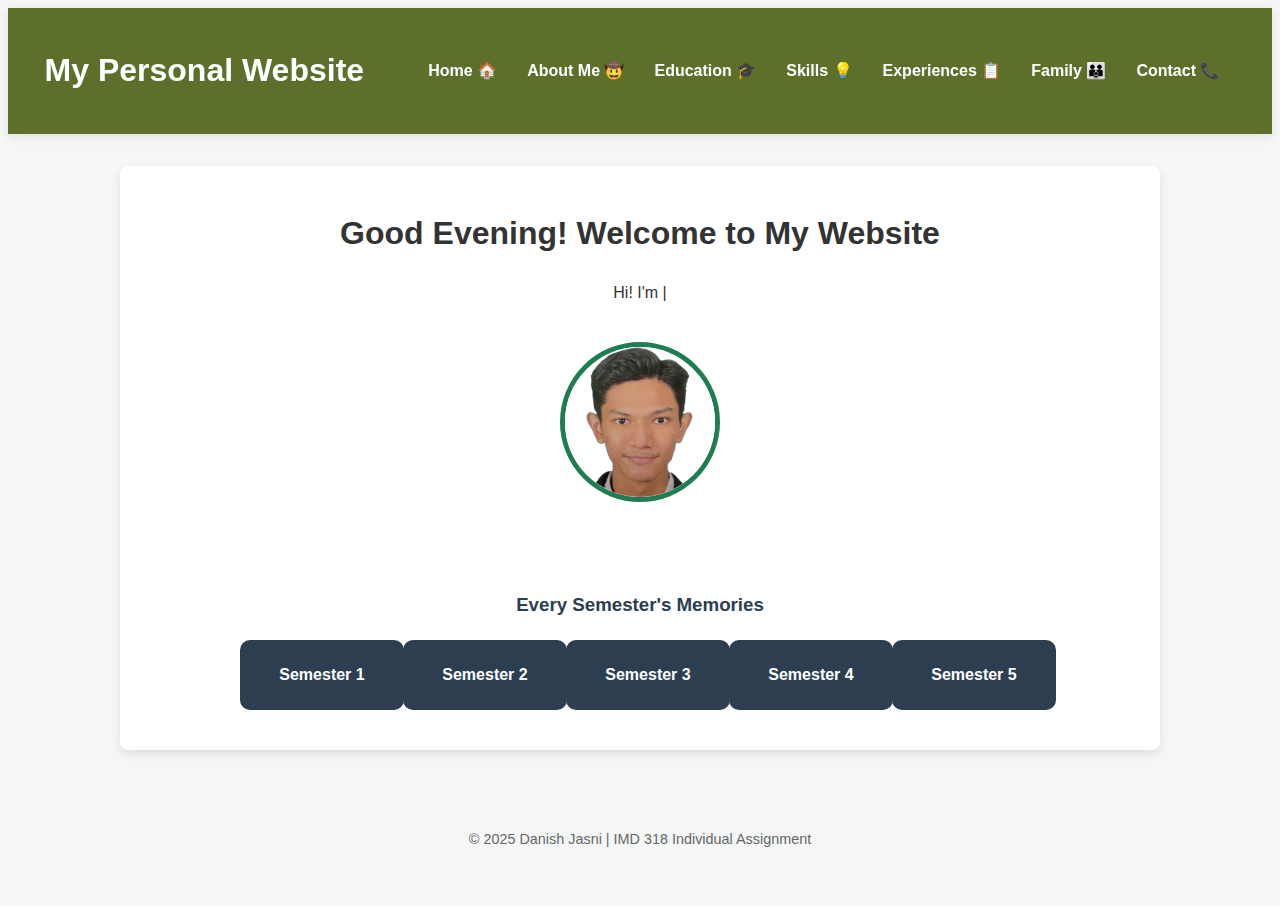
<file: Index.html>
<html>
<head>
    <meta charset="UTF-8">
    <meta name="viewport" content="width=device-width, initial-scale=1.0">
    <title>Personal Website | Home</title>
    <link rel="stylesheet" href="style.css">
</head>
<body>

    <header>
        <nav>
            <h1><div class="logo">My Personal Website</div></h1>
            <ul>
                <li><a href="index.html">Home &#127968;</a></li>
                <li><a href="About Me.html">About Me &#129312;</a></li>
                <li><a href="Education.html">Education &#127891;</a></li>
                <li><a href="Skills.html">Skills &#128161;</a></li>
                <li><a href="Experiences.html">Experiences &#128203;</a></li>
                <li><a href="My Family.html">Family &#128106;</a></li>
                <li><a href="Contact.html">Contact &#128222;</a></li>
            </ul>
        </nav>
    </header>

    <main>
        <section class="hero">
            <h1 id="greeting">Welcome to My Personal Website</h1>
            
            <p id="typewriter-text"></p>
            
            <img src="photos/formal.png" alt="My Profile Picture" class="profile-img">

            <div class="semester-container">
                <h3>Every Semester's Memories</h3>
                <div class="semester-grid">
                    <a href="sem1.html" class="sem-box">Semester 1</a>
                    <a href="sem2.html" class="sem-box">Semester 2</a>
                    <a href="sem3.html" class="sem-box">Semester 3</a>
                    <a href="sem4.html" class="sem-box">Semester 4</a>
                    <a href="sem5.html" class="sem-box">Semester 5</a>
                </div>
            </div>
        </section>
    </main>

    <footer>
        <p>&copy; 2025 Danish Jasni | IMD 318 Individual Assignment</p>
    </footer>
<script src ="JS.js"></script>
</body>
</html>
</file>
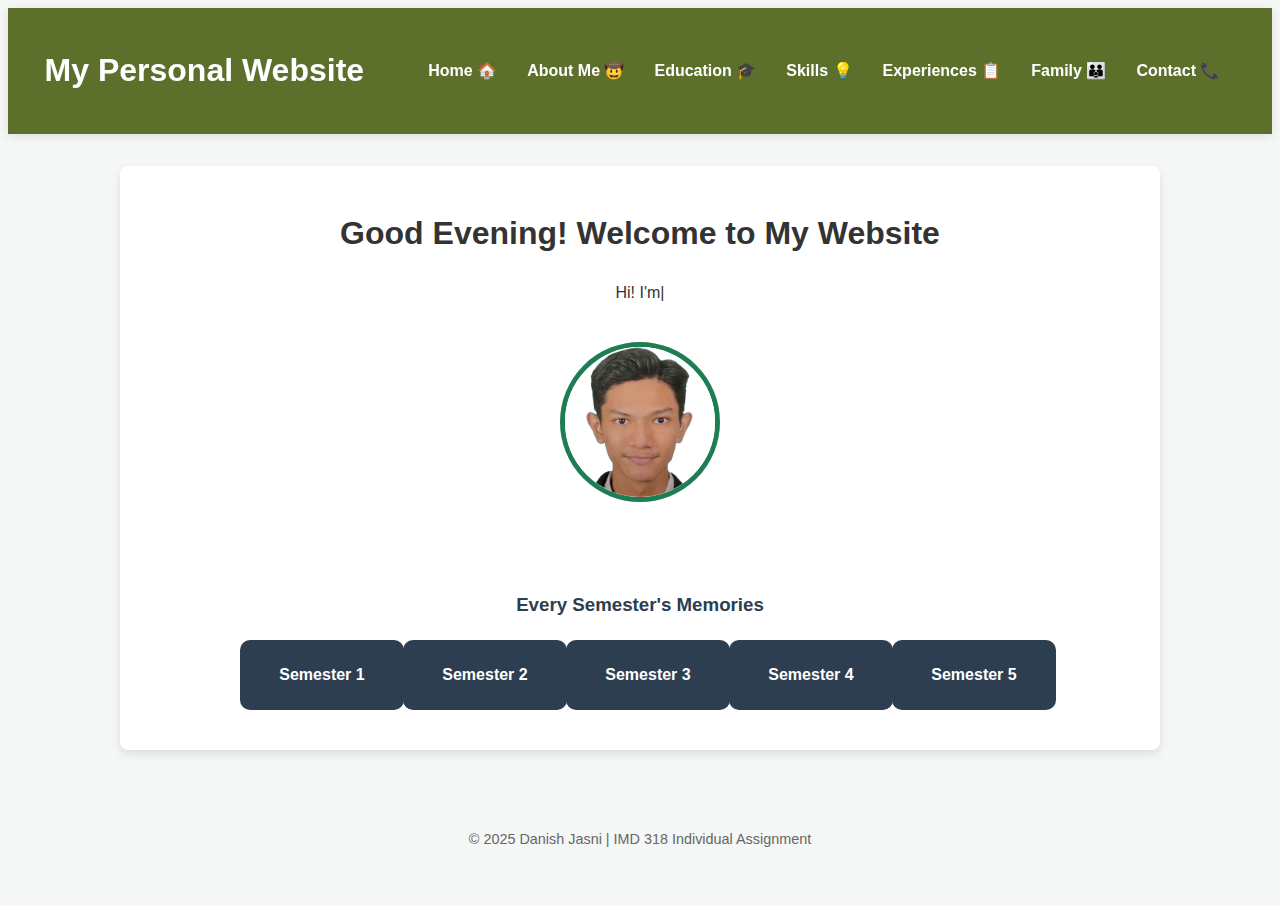
<file: index.html>
<html>
<head>
    <meta charset="UTF-8">
    <meta name="viewport" content="width=device-width, initial-scale=1.0">
    <title>Personal Website | Home</title>
    <link rel="stylesheet" href="style.css">
</head>
<body>

    <header>
        <nav>
            <h1><div class="logo">My Personal Website</div></h1>
            <ul>
                <li><a href="index.html">Home &#127968;</a></li>
                <li><a href="about me.html">About Me &#129312;</a></li>
                <li><a href="education.html">Education &#127891;</a></li>
                <li><a href="skills.html">Skills &#128161;</a></li>
                <li><a href="experiences.html">Experiences &#128203;</a></li>
                <li><a href="my family.html">Family &#128106;</a></li>
                <li><a href="contact.html">Contact &#128222;</a></li>
            </ul>
        </nav>
    </header>

    <main>
        <section class="hero">
            <h1 id="greeting">Welcome to My Personal Website</h1>
            
            <p id="typewriter-text"></p>
            
            <img src="photos/formal.png" alt="My Profile Picture" class="profile-img">

            <div class="semester-container">
                <h3>Every Semester's Memories</h3>
                <div class="semester-grid">
                    <a href="sem1.html" class="sem-box">Semester 1</a>
                    <a href="sem2.html" class="sem-box">Semester 2</a>
                    <a href="sem3.html" class="sem-box">Semester 3</a>
                    <a href="sem4.html" class="sem-box">Semester 4</a>
                    <a href="sem5.html" class="sem-box">Semester 5</a>
                </div>
            </div>
        </section>
    </main>

    <footer>
        <p>&copy; 2025 Danish Jasni | IMD 318 Individual Assignment</p>
    </footer>
<script src ="JS.js"></script>
</body>
</html>
</file>
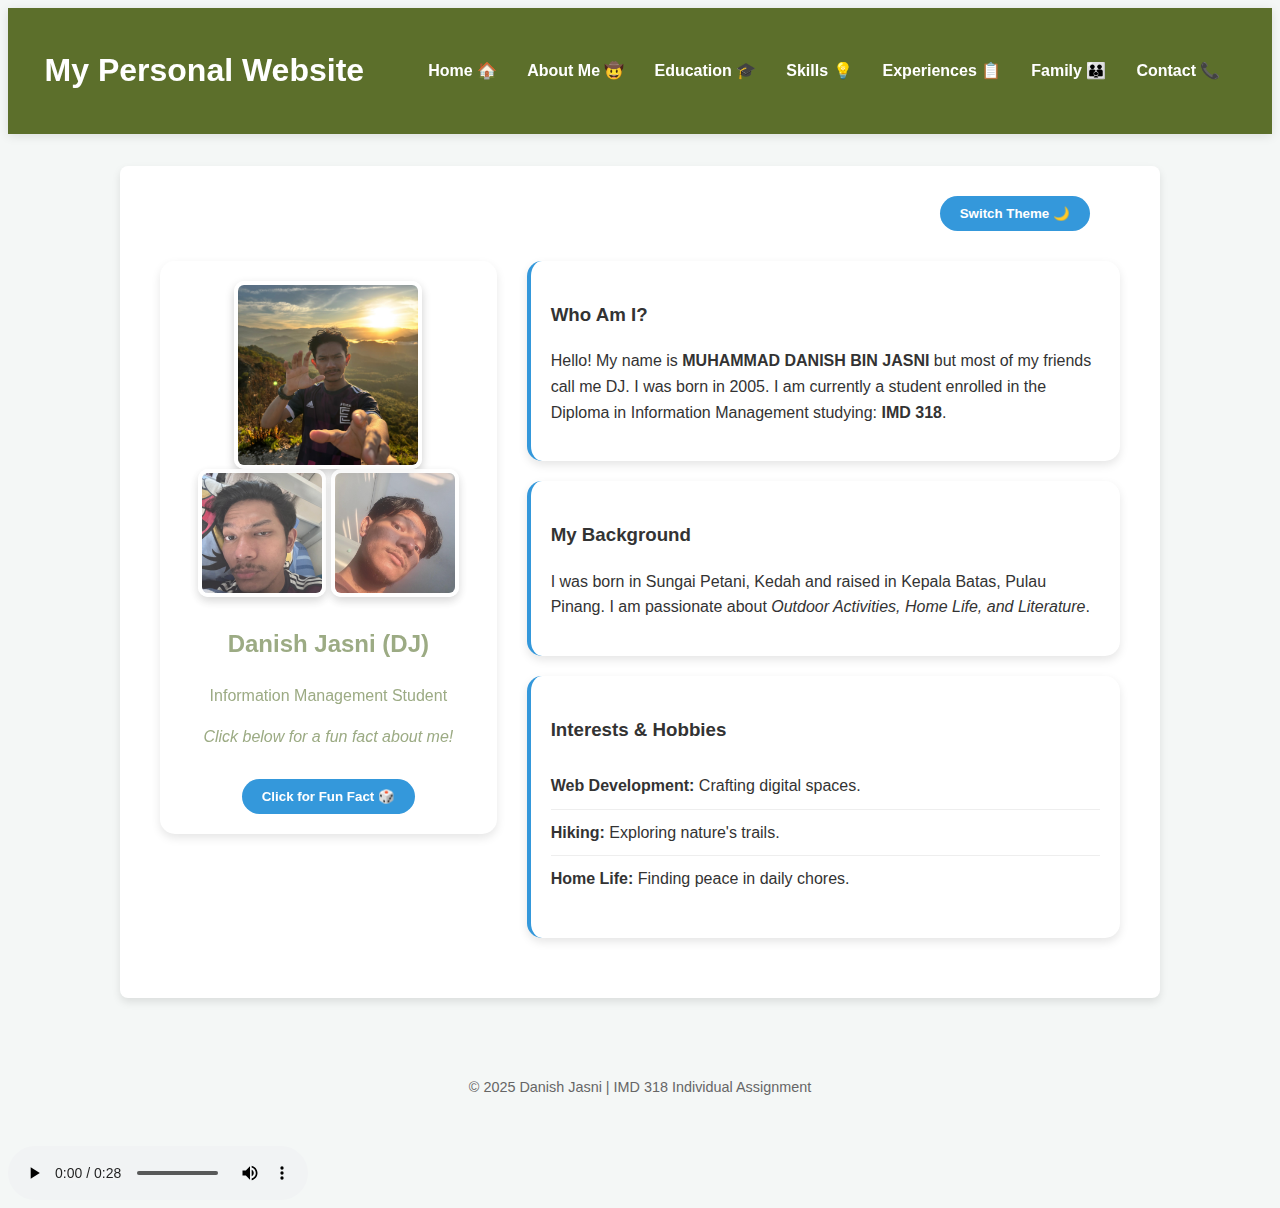
<file: About Me.html>
<html>
<head>
    <meta charset="UTF-8">
    <meta name="viewport" content="width=device-width, initial-scale=1.0">
    <title>About Me | My Personal Website</title>
    <link rel="stylesheet" href="style.css">
</head>
<body id="about-page">

    <header>
        <nav>
            <h1><div class="logo">My Personal Website</div></h1>
            <ul>
                <li><a href="Index.html">Home &#127968;</a></li>
                <li><a href="About Me.html">About Me &#129312;</a></li>
                <li><a href="Education.html">Education &#127891;</a></li>
                <li><a href="Skills.html">Skills &#128161;</a></li>
                <li><a href="Experiences.html">Experiences &#128203;</a></li>
                <li><a href="My Family.html">Family &#128106;</a></li>
                <li><a href="Contact.html">Contact &#128222;</a></li>
            </ul>
        </nav>
    </header>

    <main>
        <div style="text-align: right; padding: 10px 50px;">
            <button onclick="toggleTheme()" class="theme-btn">Switch Theme &#127769;</button>
        </div>

        <section class="about-section">
            <div class="about-container">
                <div class="profile-card">
                    <div class="photo-gallery">
                        <img src="photos/Me.jpeg" alt="Danish 1" class="about-img main-img">
                        <div class="extra-photos">
                            <img src="photos/Me.1.jpeg" alt="Danish 2" class="about-img extra-img">
                            <img src="photos/Me.2.jpeg" alt="Danish 3" class="about-img extra-img">
                        </div>
                    </div>
                    <h2>Danish Jasni (DJ)</h2>
                    <p class="tagline">Information Management Student</p>
                    
                    <div class="fun-fact-box">
                        <p id="fact-text">Click below for a fun fact about me!</p>
                        <button onclick="generateFact()" class="fact-btn">Click for Fun Fact &#127922;</button>
                    </div>
                </div>

                <div class="about-content">
                    <div class="content-box" onclick="highlightBox(this)">
                        <h3>Who Am I?</h3>
                        <p>Hello! My name is <strong>MUHAMMAD DANISH BIN JASNI</strong> but most of my friends call me DJ. I was born in 2005. I am currently a student enrolled in the Diploma in Information Management studying: <strong>IMD 318</strong>.</p>
                    </div>
                    
                    <div class="content-box" onclick="highlightBox(this)">
                        <h3>My Background</h3>
                        <p>I was born in Sungai Petani, Kedah and raised in Kepala Batas, Pulau Pinang. I am passionate about <i>Outdoor Activities, Home Life, and Literature</i>.</p>
                    </div>

                    <div class="content-box" onclick="highlightBox(this)">
                        <h3>Interests & Hobbies</h3>
                        <ul class="hobby-list">
                            <li><strong>Web Development:</strong> Crafting digital spaces.</li>
                            <li><strong>Hiking:</strong> Exploring nature's trails.</li>
                            <li><strong>Home Life:</strong> Finding peace in daily chores.</li>
                        </ul>
                    </div>
                </div>
            </div>
        </section>
    </main>

    <footer>
        <p>&copy; 2025 Danish Jasni | IMD 318 Individual Assignment</p>
    </footer>
    
    <audio id="background-audio" autoplay loop controls>
        <source src="Songs/Chess.m4a" type="audio/mpeg">
    </audio>
<script src ="JS.js"></script>
</body>
</html>
</file>
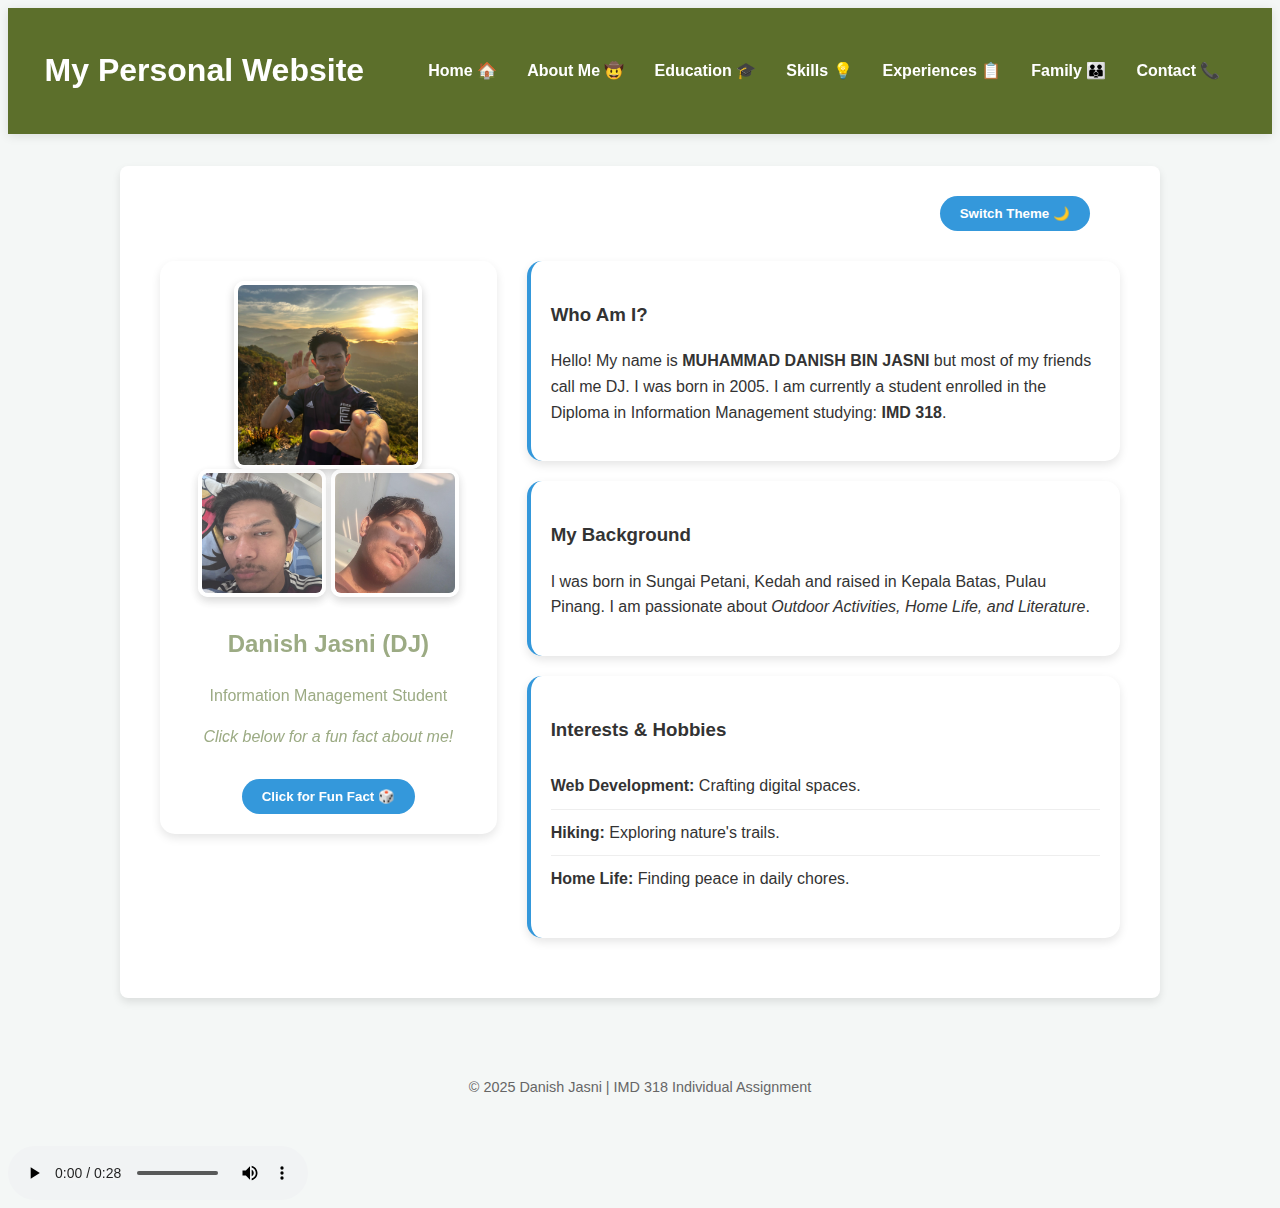
<file: about me.html>
<html>
<head>
    <meta charset="UTF-8">
    <meta name="viewport" content="width=device-width, initial-scale=1.0">
    <title>About Me | My Personal Website</title>
    <link rel="stylesheet" href="style.css">
</head>
<body id="about-page">

    <header>
        <nav>
            <h1><div class="logo">My Personal Website</div></h1>
            <ul>
                <li><a href="index.html">Home &#127968;</a></li>
                <li><a href="about me.html">About Me &#129312;</a></li>
                <li><a href="education.html">Education &#127891;</a></li>
                <li><a href="skills.html">Skills &#128161;</a></li>
                <li><a href="experiences.html">Experiences &#128203;</a></li>
                <li><a href="my family.html">Family &#128106;</a></li>
                <li><a href="contact.html">Contact &#128222;</a></li>
            </ul>
        </nav>
    </header>

    <main>
        <div style="text-align: right; padding: 10px 50px;">
            <button onclick="toggleTheme()" class="theme-btn">Switch Theme &#127769;</button>
        </div>

        <section class="about-section">
            <div class="about-container">
                <div class="profile-card">
                    <div class="photo-gallery">
                        <img src="photos/Me.jpeg" alt="Danish 1" class="about-img main-img">
                        <div class="extra-photos">
                            <img src="photos/Me.1.jpeg" alt="Danish 2" class="about-img extra-img">
                            <img src="photos/Me.2.jpeg" alt="Danish 3" class="about-img extra-img">
                        </div>
                    </div>
                    <h2>Danish Jasni (DJ)</h2>
                    <p class="tagline">Information Management Student</p>
                    
                    <div class="fun-fact-box">
                        <p id="fact-text">Click below for a fun fact about me!</p>
                        <button onclick="generateFact()" class="fact-btn">Click for Fun Fact &#127922;</button>
                    </div>
                </div>

                <div class="about-content">
                    <div class="content-box" onclick="highlightBox(this)">
                        <h3>Who Am I?</h3>
                        <p>Hello! My name is <strong>MUHAMMAD DANISH BIN JASNI</strong> but most of my friends call me DJ. I was born in 2005. I am currently a student enrolled in the Diploma in Information Management studying: <strong>IMD 318</strong>.</p>
                    </div>
                    
                    <div class="content-box" onclick="highlightBox(this)">
                        <h3>My Background</h3>
                        <p>I was born in Sungai Petani, Kedah and raised in Kepala Batas, Pulau Pinang. I am passionate about <i>Outdoor Activities, Home Life, and Literature</i>.</p>
                    </div>

                    <div class="content-box" onclick="highlightBox(this)">
                        <h3>Interests & Hobbies</h3>
                        <ul class="hobby-list">
                            <li><strong>Web Development:</strong> Crafting digital spaces.</li>
                            <li><strong>Hiking:</strong> Exploring nature's trails.</li>
                            <li><strong>Home Life:</strong> Finding peace in daily chores.</li>
                        </ul>
                    </div>
                </div>
            </div>
        </section>
    </main>

    <footer>
        <p>&copy; 2025 Danish Jasni | IMD 318 Individual Assignment</p>
    </footer>
    
    <audio id="background-audio" autoplay loop controls>
        <source src="Songs/Chess.m4a" type="audio/mpeg">
    </audio>
<script src ="JS.js"></script>
</body>
</html>
</file>
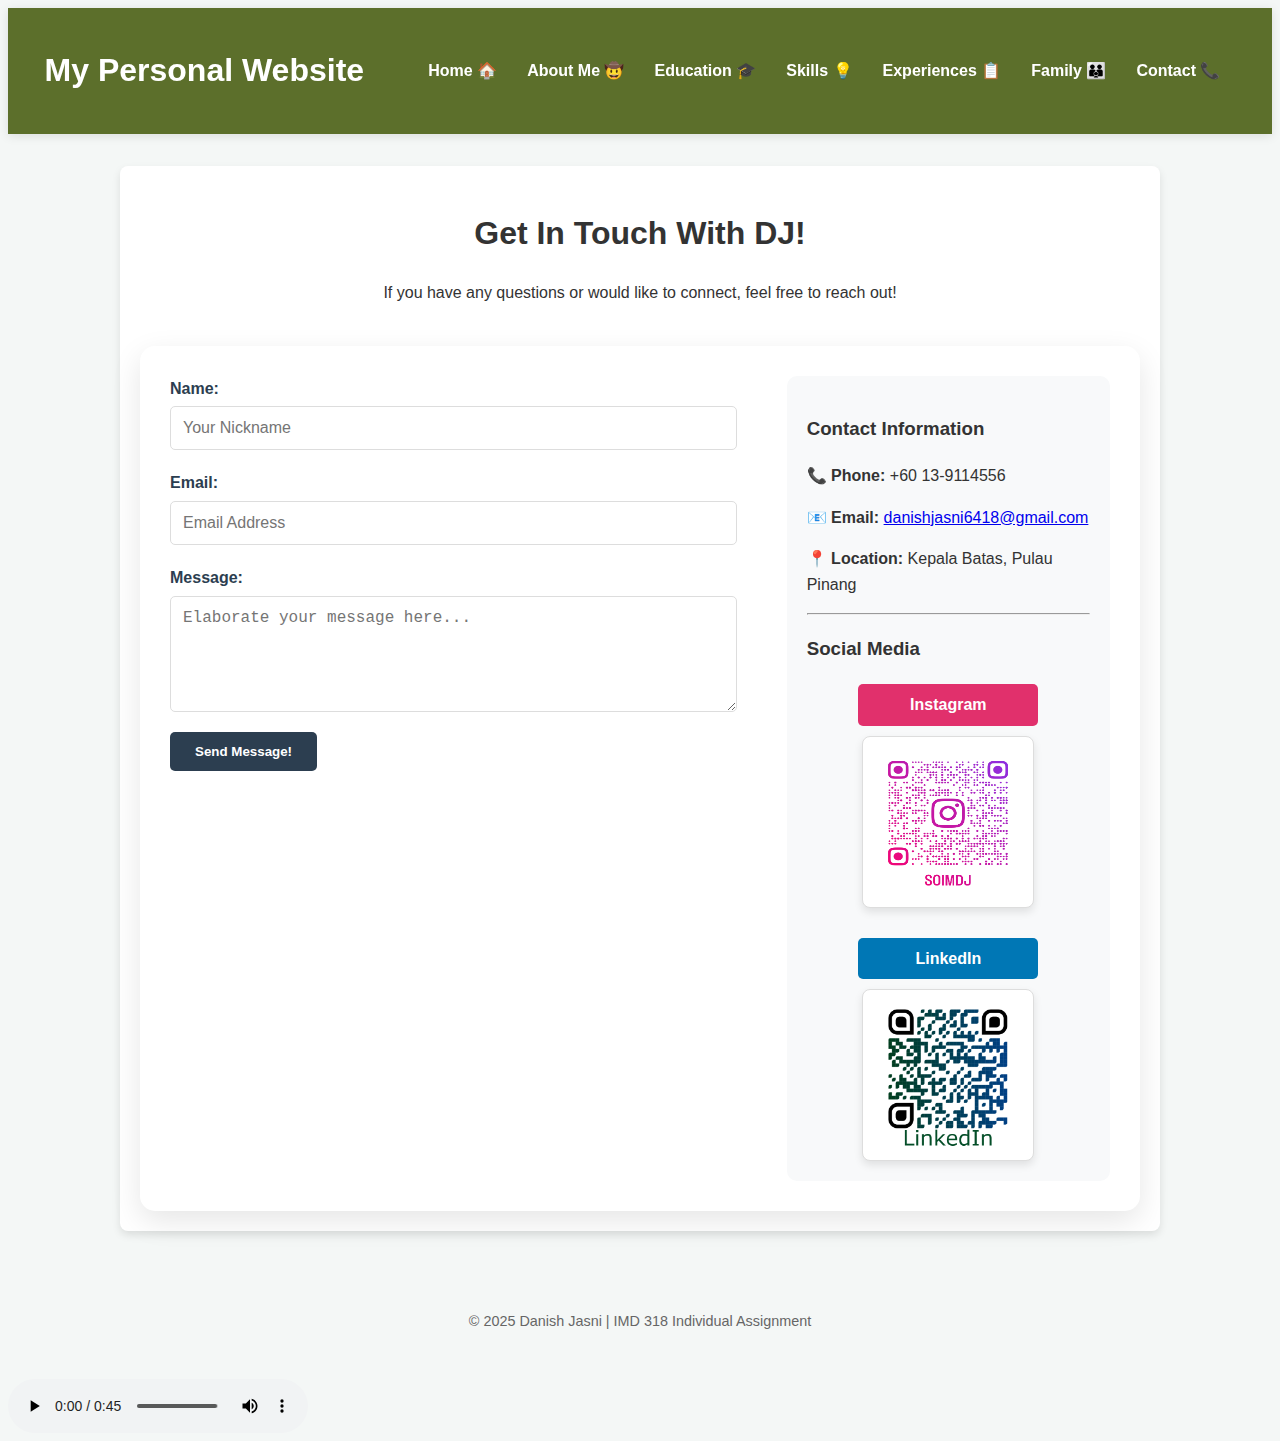
<file: Contact.html>
<html>
<head>
    <meta charset="UTF-8">
    <meta name="viewport" content="width=device-width, initial-scale=1.0">
    <title>Contact Me | My Personal Website</title>
    <link rel="stylesheet" href="style.css">
</head>
<body>

    <header>
        <nav>
            <h1><div class="logo">My Personal Website</div></h1>
            <ul>
                <li><a href="Index.html">Home &#127968;</a></li>
                <li><a href="About Me.html">About Me &#129312;</a></li>
                <li><a href="Education.html">Education &#127891;</a></li>
                <li><a href="Skills.html">Skills &#128161;</a></li>
                <li><a href="Experiences.html">Experiences &#128203;</a></li>
                <li><a href="My Family.html">Family &#128106;</a></li>
                <li><a href="Contact.html">Contact &#128222;</a></li>
            </ul>
        </nav>
    </header>

    <main class="contact-container">
        <section class="contact-header">
            <h1>Get In Touch With DJ!</h1>
            <p>If you have any questions or would like to connect, feel free to reach out!</p>
        </section>

        <div class="contact-wrapper">
            <form class="contact-form" id="contactForm">
                <div class="form-group">
                    <label for="name">Name:</label>
                    <input type="text" id="name" name="name" placeholder="Your Nickname" required>
                </div>

                <div class="form-group">
                    <label for="email">Email:</label>
                    <input type="email" id="email" name="email" placeholder="Email Address" required>
                </div>

                <div class="form-group">
                    <label for="message">Message:</label>
                    <textarea id="message" name="message" rows="5" placeholder="Elaborate your message here..." required></textarea>
                </div>

                <button type="submit" class="submit-btn">Send Message!</button>
            </form>

            <aside class="contact-info">
                <h3>Contact Information</h3>
                <div class="info-item">
                    <p><strong>&#128222; Phone:</strong> +60 13-9114556</p>
                </div>
                <div class="info-item">
                    <p><strong>&#128231; Email:</strong> <a href="mailto:danishjasni6418@gmail.com">danishjasni6418@gmail.com</a></p>
                </div>
                <div class="info-item">
                    <p><strong>&#128205; Location:</strong> Kepala Batas, Pulau Pinang</p>
                </div>
                
                <hr>
                
                <h3>Social Media</h3>
                <div class="social-links">
                    <div class="social-item">
                        <a href="https://www.instagram.com/soimdj?igsh=c3NkdnVoaXJjZGYw&utm_source=qr" target="_blank" class="social-btn ig">Instagram</a>
                        <img src="photos/soimdj_qr.png" alt="Instagram QR" class="qr-code">
                    </div>

                    <div class="social-item">
                        <a href="https://www.linkedin.com/in/muhammad-danish-jasni-3a4207361?utm_source=share&utm_campaign=share_via&utm_content=profile&utm_medium=ios_app" target="_blank" class="social-btn li">LinkedIn</a>
                        <img src="photos/LinkedIn.png" alt="LinkedIn QR" class="qr-code">
                    </div>
                </div>
            </aside>
        </div>
    </main>

    <div id="successPopup" class="popup-overlay">
        <div class="popup-content">
            <span class="popup-check">&#10004;</span>
            <h2>Success!</h2>
            <p>Your message has been successfully sent to <i>DJ</i>.</p>
            <button class="popup-close" onclick="closePopup()">Close</button>
        </div>
    </div>

    <footer>
        <p>&copy; 2025 Danish Jasni | IMD 318 Individual Assignment</p>
    </footer>
    
    <audio id="background-audio" autoplay loop controls>
        <source src="Songs/Art of Life.m4a" type="audio/mpeg">
    </audio>
<script src ="JS.js"></script>
</body>
</html>
</file>
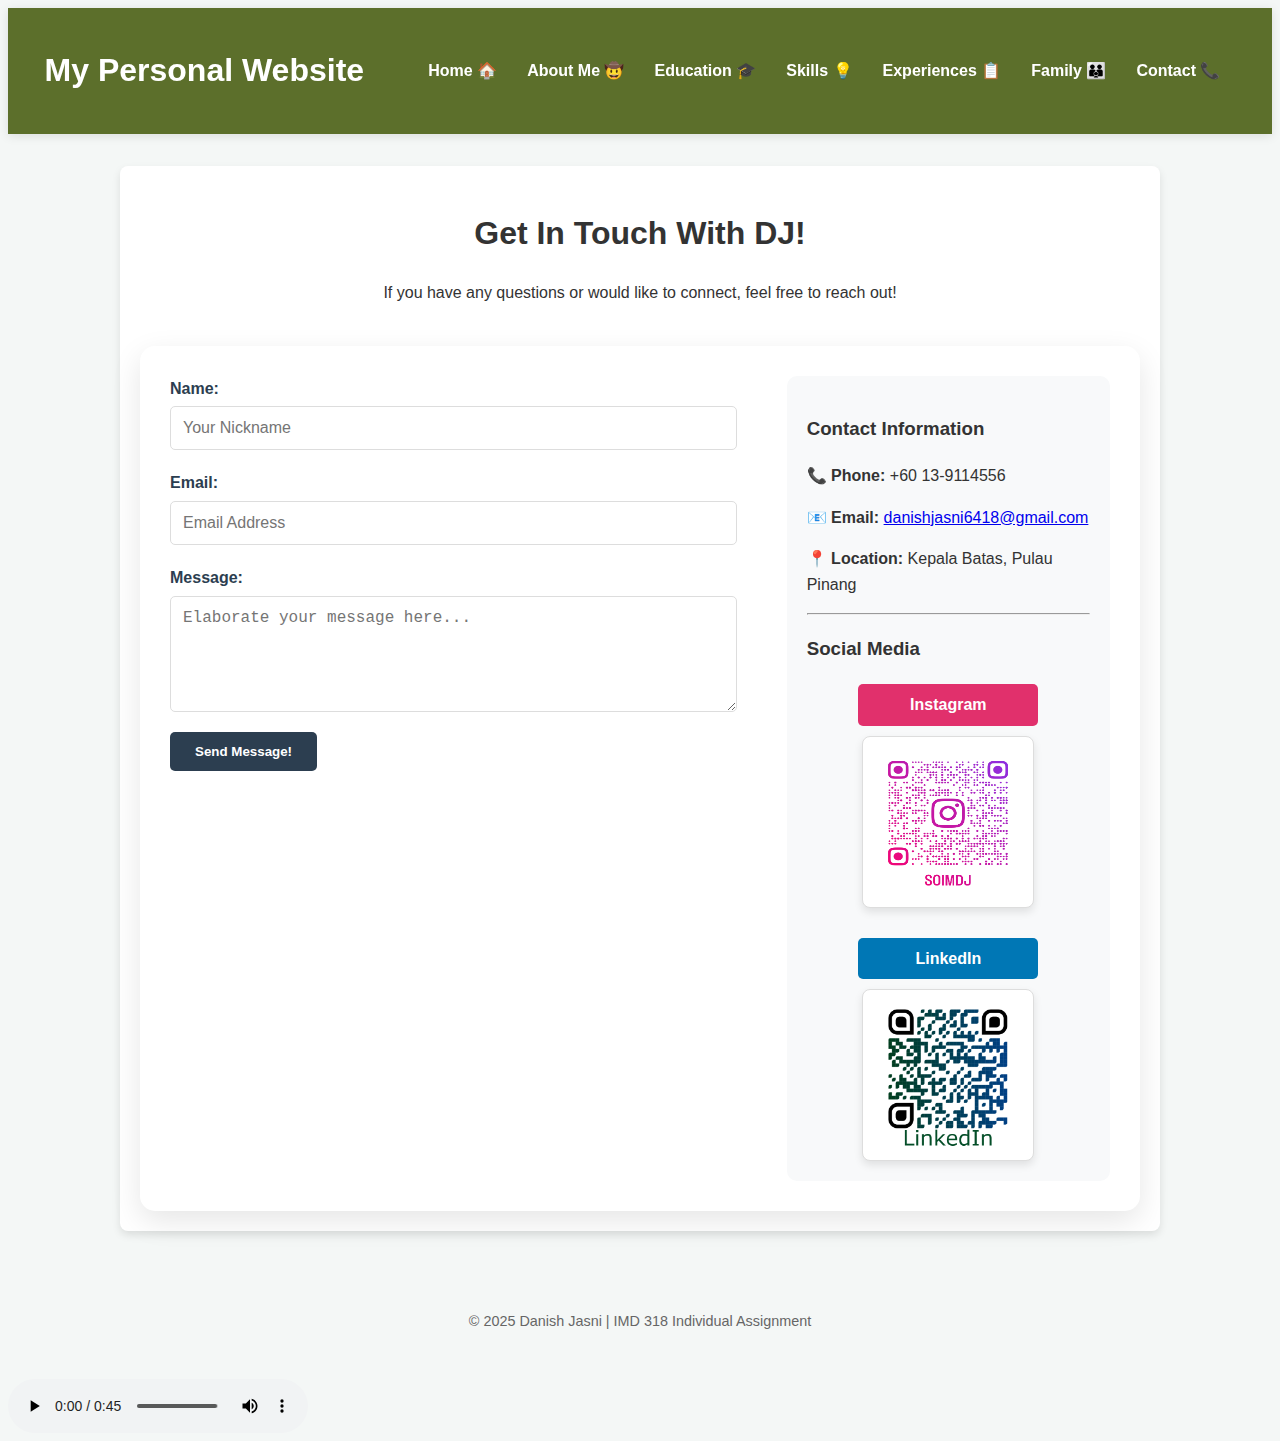
<file: contact.html>
<html>
<head>
    <meta charset="UTF-8">
    <meta name="viewport" content="width=device-width, initial-scale=1.0">
    <title>Contact Me | My Personal Website</title>
    <link rel="stylesheet" href="style.css">
</head>
<body>

    <header>
        <nav>
            <h1><div class="logo">My Personal Website</div></h1>
            <ul>
                <li><a href="index.html">Home &#127968;</a></li>
                <li><a href="about me.html">About Me &#129312;</a></li>
                <li><a href="education.html">Education &#127891;</a></li>
                <li><a href="skills.html">Skills &#128161;</a></li>
                <li><a href="experiences.html">Experiences &#128203;</a></li>
                <li><a href="my family.html">Family &#128106;</a></li>
                <li><a href="contact.html">Contact &#128222;</a></li>
            </ul>
        </nav>
    </header>

    <main class="contact-container">
        <section class="contact-header">
            <h1>Get In Touch With DJ!</h1>
            <p>If you have any questions or would like to connect, feel free to reach out!</p>
        </section>

        <div class="contact-wrapper">
            <form class="contact-form" id="contactForm">
                <div class="form-group">
                    <label for="name">Name:</label>
                    <input type="text" id="name" name="name" placeholder="Your Nickname" required>
                </div>

                <div class="form-group">
                    <label for="email">Email:</label>
                    <input type="email" id="email" name="email" placeholder="Email Address" required>
                </div>

                <div class="form-group">
                    <label for="message">Message:</label>
                    <textarea id="message" name="message" rows="5" placeholder="Elaborate your message here..." required></textarea>
                </div>

                <button type="submit" class="submit-btn">Send Message!</button>
            </form>

            <aside class="contact-info">
                <h3>Contact Information</h3>
                <div class="info-item">
                    <p><strong>&#128222; Phone:</strong> +60 13-9114556</p>
                </div>
                <div class="info-item">
                    <p><strong>&#128231; Email:</strong> <a href="mailto:danishjasni6418@gmail.com">danishjasni6418@gmail.com</a></p>
                </div>
                <div class="info-item">
                    <p><strong>&#128205; Location:</strong> Kepala Batas, Pulau Pinang</p>
                </div>
                
                <hr>
                
                <h3>Social Media</h3>
                <div class="social-links">
                    <div class="social-item">
                        <a href="https://www.instagram.com/soimdj?igsh=c3NkdnVoaXJjZGYw&utm_source=qr" target="_blank" class="social-btn ig">Instagram</a>
                        <img src="photos/soimdj_qr.png" alt="Instagram QR" class="qr-code">
                    </div>

                    <div class="social-item">
                        <a href="https://www.linkedin.com/in/muhammad-danish-jasni-3a4207361?utm_source=share&utm_campaign=share_via&utm_content=profile&utm_medium=ios_app" target="_blank" class="social-btn li">LinkedIn</a>
                        <img src="photos/LinkedIn.png" alt="LinkedIn QR" class="qr-code">
                    </div>
                </div>
            </aside>
        </div>
    </main>

    <div id="successPopup" class="popup-overlay">
        <div class="popup-content">
            <span class="popup-check">&#10004;</span>
            <h2>Success!</h2>
            <p>Your message has been successfully sent to <i>DJ</i>.</p>
            <button class="popup-close" onclick="closePopup()">Close</button>
        </div>
    </div>

    <footer>
        <p>&copy; 2025 Danish Jasni | IMD 318 Individual Assignment</p>
    </footer>
    
    <audio id="background-audio" autoplay loop controls>
        <source src="Songs/Art of Life.m4a" type="audio/mpeg">
    </audio>
<script src ="JS.js"></script>
</body>
</html>
</file>
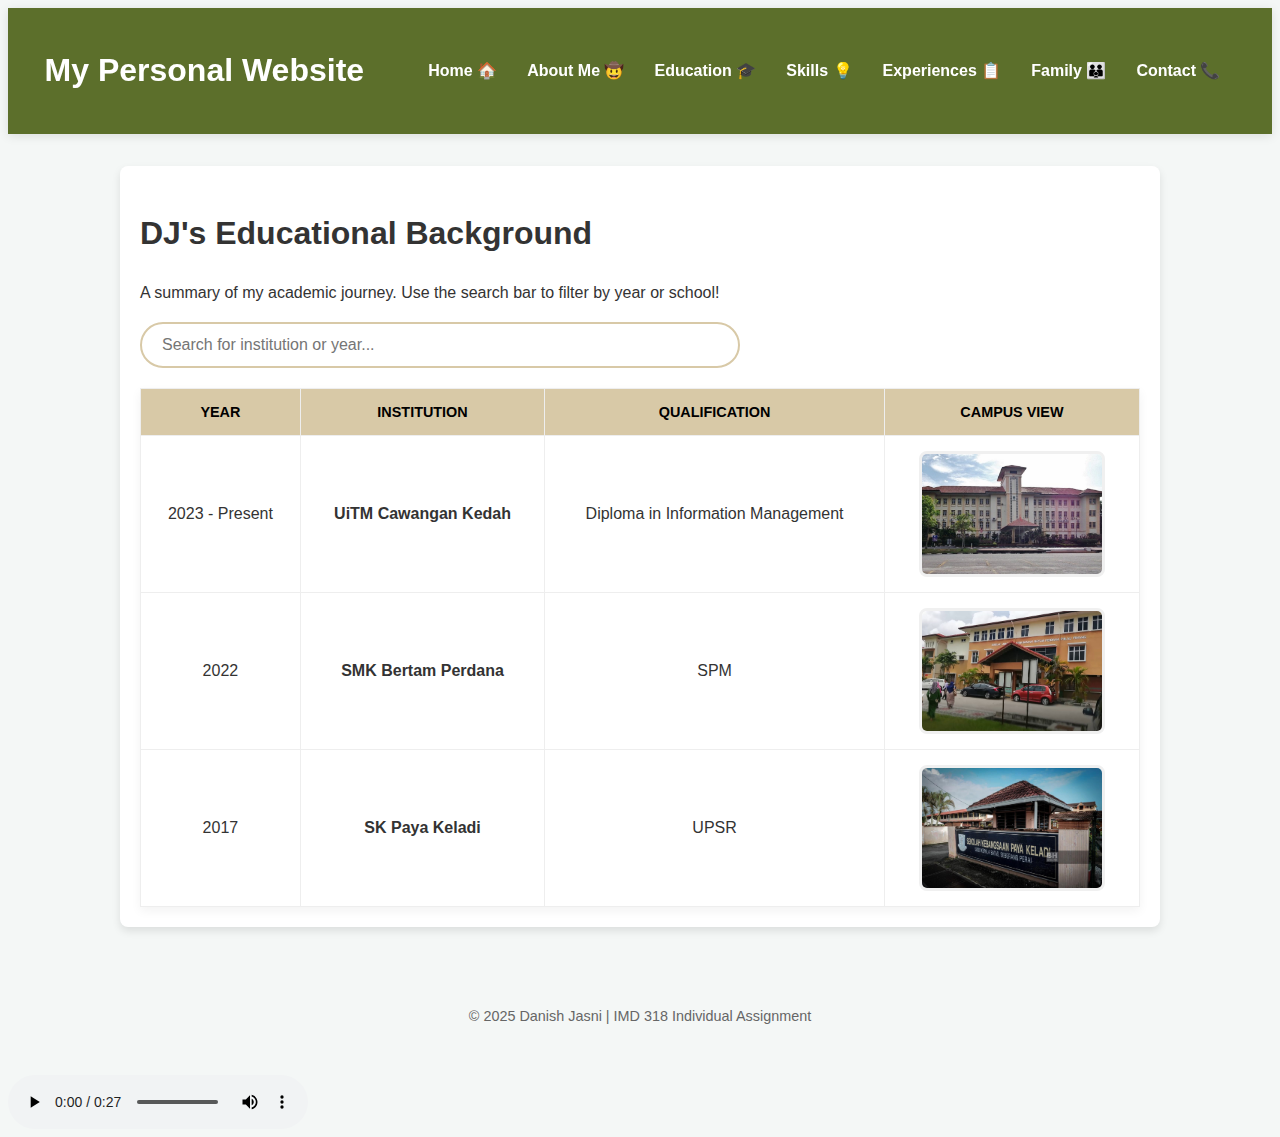
<file: Education.html>
<html>
<head>
    <meta charset="UTF-8">
    <meta name="viewport" content="width=device-width, initial-scale=1.0">
    <title>Education | My Personal Website</title>
    <link rel="stylesheet" href="style.css">
</head>
<body>

    <header>
        <nav>
            <h1><div class="logo">My Personal Website</div></h1>
            <ul>
                <li><a href="Index.html">Home &#127968;</a></li>
                <li><a href="About Me.html">About Me &#129312;</a></li>
                <li><a href="Education.html">Education &#127891;</a></li>
                <li><a href="Skills.html">Skills &#128161;</a></li>
                <li><a href="Experiences.html">Experiences &#128203;</a></li>
                <li><a href="My Family.html">Family &#128106;</a></li>
                <li><a href="Contact.html">Contact &#128222;</a></li>
            </ul>
        </nav>
    </header>

    <main>
        <section class="education-section">
            <h1>DJ's Educational Background</h1>
            <p>A summary of my academic journey. Use the search bar to filter by year or school!</p>
            
            <div class="search-container">
                <input type="text" id="eduSearch" onkeyup="searchTable()" placeholder="Search for institution or year...">
            </div>
            
            <table class="education-table" id="eduTable">
                <thead>
                    <tr>
                        <th>Year</th>
                        <th>Institution</th>
                        <th>Qualification</th>
                        <th>Campus View</th>
                    </tr>
                </thead>
                <tbody>
                    <tr onclick="highlightRow(this)">
                        <td>2023 - Present</td>
                        <td><strong>UiTM Cawangan Kedah</strong></td>
                        <td>Diploma in Information Management</td>
                        <td>
                            <a href="https://www.uitm.edu.my/" target="_blank" title="Visit UiTM Website">
                                <img src="photos/UiTM.jpg" alt="UiTM Campus" class="edu-img">
                            </a>
                        </td>
                    </tr>
                    
                    <tr onclick="highlightRow(this)">
                        <td>2022</td>
                        <td><strong>SMK Bertam Perdana</strong></td>
                        <td>SPM</td>
                        <td>
                            <a href="https://www.facebook.com/smkbertamperdana/" target="_blank" title="Visit SMKBP Page">
                                <img src="photos/SMKBP.jpg" alt="SMK Bertam Perdana" class="edu-img">
                            </a>
                        </td>
                    </tr>

                    <tr onclick="highlightRow(this)">
                        <td>2017</td>
                        <td><strong>SK Paya Keladi</strong></td>
                        <td>UPSR</td>
                        <td>
                            <a href="https://www.facebook.com/sk.payakeladi/" target="_blank" title="Visit SKPK Page">
                                <img src="photos/SKPK.jpg" alt="SK Paya Keladi" class="edu-img">
                            </a>
                        </td>
                    </tr>
                </tbody>
            </table>
        </section>
    </main>

    <footer>
        <p>&copy; 2025 Danish Jasni | IMD 318 Individual Assignment</p>
    </footer>
    
    <audio id="background-audio" autoplay loop controls>
        <source src="Songs/Graduation.m4a" type="audio/mpeg">
    </audio>
<script src ="JS.js"></script>
</body>
</html>
</file>
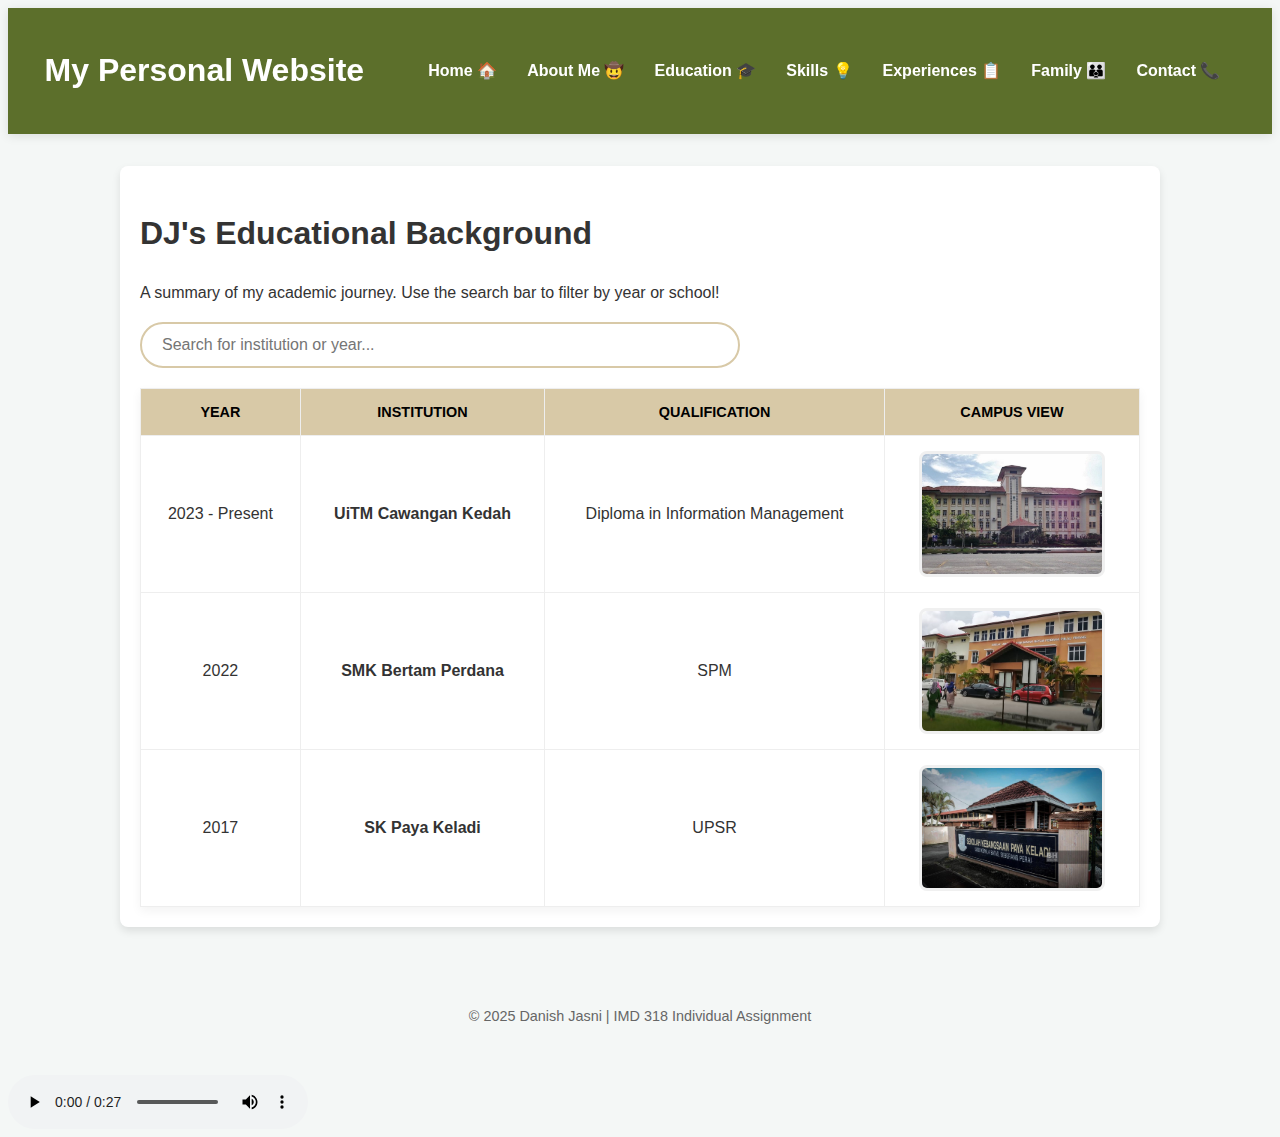
<file: education.html>
<html>
<head>
    <meta charset="UTF-8">
    <meta name="viewport" content="width=device-width, initial-scale=1.0">
    <title>Education | My Personal Website</title>
    <link rel="stylesheet" href="style.css">
</head>
<body>

    <header>
        <nav>
            <h1><div class="logo">My Personal Website</div></h1>
            <ul>
                <li><a href="index.html">Home &#127968;</a></li>
                <li><a href="about me.html">About Me &#129312;</a></li>
                <li><a href="education.html">Education &#127891;</a></li>
                <li><a href="skills.html">Skills &#128161;</a></li>
                <li><a href="experiences.html">Experiences &#128203;</a></li>
                <li><a href="my family.html">Family &#128106;</a></li>
                <li><a href="contact.html">Contact &#128222;</a></li>
            </ul>
        </nav>
    </header>

    <main>
        <section class="education-section">
            <h1>DJ's Educational Background</h1>
            <p>A summary of my academic journey. Use the search bar to filter by year or school!</p>
            
            <div class="search-container">
                <input type="text" id="eduSearch" onkeyup="searchTable()" placeholder="Search for institution or year...">
            </div>
            
            <table class="education-table" id="eduTable">
                <thead>
                    <tr>
                        <th>Year</th>
                        <th>Institution</th>
                        <th>Qualification</th>
                        <th>Campus View</th>
                    </tr>
                </thead>
                <tbody>
                    <tr onclick="highlightRow(this)">
                        <td>2023 - Present</td>
                        <td><strong>UiTM Cawangan Kedah</strong></td>
                        <td>Diploma in Information Management</td>
                        <td>
                            <a href="https://www.uitm.edu.my/" target="_blank" title="Visit UiTM Website">
                                <img src="photos/UiTM.jpg" alt="UiTM Campus" class="edu-img">
                            </a>
                        </td>
                    </tr>
                    
                    <tr onclick="highlightRow(this)">
                        <td>2022</td>
                        <td><strong>SMK Bertam Perdana</strong></td>
                        <td>SPM</td>
                        <td>
                            <a href="https://www.facebook.com/smkbertamperdana/" target="_blank" title="Visit SMKBP Page">
                                <img src="photos/SMKBP.jpg" alt="SMK Bertam Perdana" class="edu-img">
                            </a>
                        </td>
                    </tr>

                    <tr onclick="highlightRow(this)">
                        <td>2017</td>
                        <td><strong>SK Paya Keladi</strong></td>
                        <td>UPSR</td>
                        <td>
                            <a href="https://www.facebook.com/sk.payakeladi/" target="_blank" title="Visit SKPK Page">
                                <img src="photos/SKPK.jpg" alt="SK Paya Keladi" class="edu-img">
                            </a>
                        </td>
                    </tr>
                </tbody>
            </table>
        </section>
    </main>

    <footer>
        <p>&copy; 2025 Danish Jasni | IMD 318 Individual Assignment</p>
    </footer>
    
    <audio id="background-audio" autoplay loop controls>
        <source src="Songs/Graduation.m4a" type="audio/mpeg">
    </audio>
<script src ="JS.js"></script>
</body>
</html>
</file>
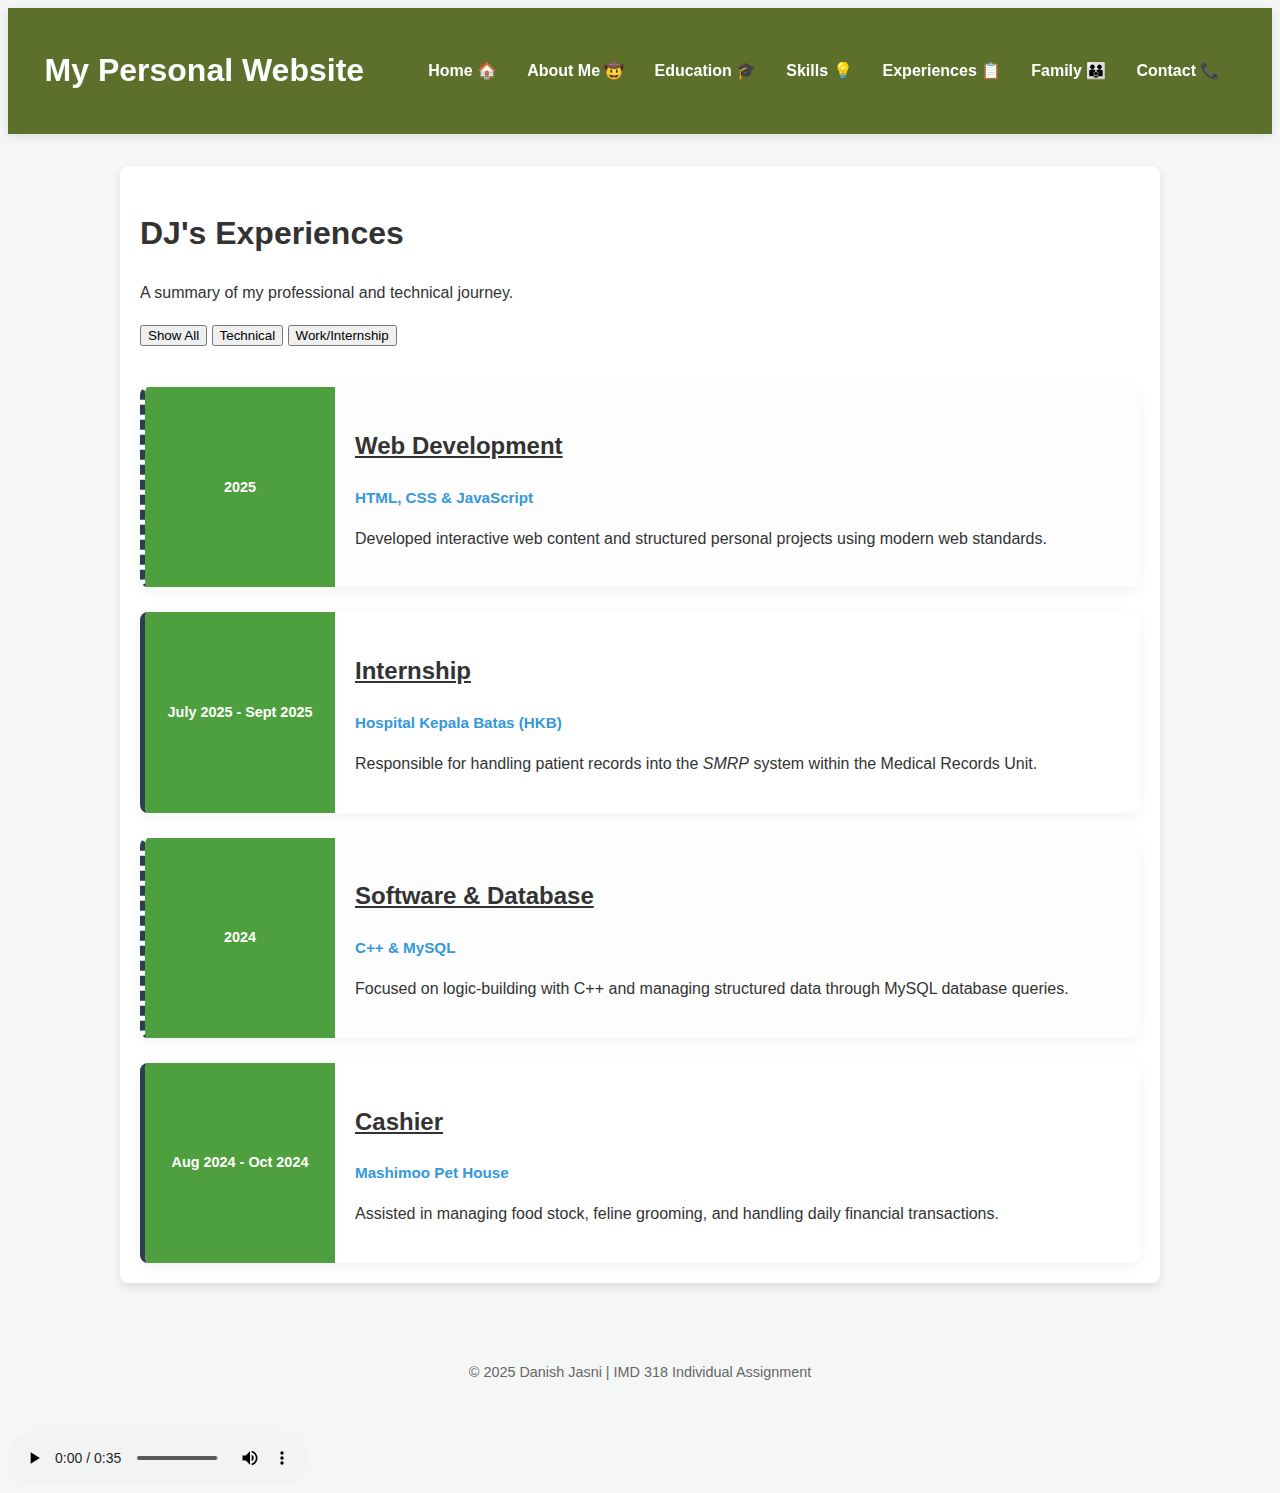
<file: Experiences.html>
<html>
<head>
    <meta charset="UTF-8">
    <meta name="viewport" content="width=device-width, initial-scale=1.0">
    <title>Experiences | My Personal Website</title>
    <link rel="stylesheet" href="style.css">
</head>
<body>

    <header>
        <nav>
            <h1><div class="logo">My Personal Website</div></h1>
            <ul>
                <li><a href="index.html">Home &#127968;</a></li>
                <li><a href="about me.html">About Me &#129312;</a></li>
                <li><a href="education.html">Education &#127891;</a></li>
                <li><a href="skills.html">Skills &#128161;</a></li>
                <li><a href="experiences.html">Experiences &#128203;</a></li>
                <li><a href="my family.html">Family &#128106;</a></li>
                <li><a href="contact.html">Contact &#128222;</a></li>
            </ul>
        </nav>
    </header>

   <main>
        <section class="experience-section">
            <h1>DJ's Experiences</h1>
            <p>A summary of my professional and technical journey.</p>

            <div class="filter-container">
                <button class="filter-btn active" onclick="filterSelection('all')">Show All</button>
                <button class="filter-btn" onclick="filterSelection('tech')">Technical</button>
                <button class="filter-btn" onclick="filterSelection('work')">Work/Internship</button>
            </div>

            <div class="experience-container">
                <article class="exp-card tech" data-category="tech">
                    <div class="exp-date">2025</div>
                    <div class="exp-info">
                        <h2><u>Web Development</u></h2>
                        <p class="company">HTML, CSS & JavaScript</p>
                        <p>Developed interactive web content and structured personal projects using modern web standards.</p>
                    </div>
                </article>

                <article class="exp-card" data-category="work">
                    <div class="exp-date">July 2025 - Sept 2025</div>
                    <div class="exp-info">
                        <h2><u>Internship</u></h2>
                        <p class="company">Hospital Kepala Batas (HKB)</p>
                        <p>Responsible for handling patient records into the <i>SMRP</i> system within the Medical Records Unit.</p>
                    </div>
                </article>

                <article class="exp-card tech" data-category="tech">
                    <div class="exp-date">2024</div>
                    <div class="exp-info">
                        <h2><u>Software & Database</u></h2>
                        <p class="company">C++ & MySQL</p>
                        <p>Focused on logic-building with C++ and managing structured data through MySQL database queries.</p>
                    </div>
                </article>

                <article class="exp-card" data-category="work">
                    <div class="exp-date">Aug 2024 - Oct 2024</div>
                    <div class="exp-info">
                        <h2><u>Cashier</u></h2>
                        <p class="company">Mashimoo Pet House</p>
                        <p>Assisted in managing food stock, feline grooming, and handling daily financial transactions.</p>
                    </div>
                </article>
            </div>
        </section>
    </main>

    <footer>
        <p>&copy; 2025 Danish Jasni | IMD 318 Individual Assignment</p>
    </footer>
	
    <audio id="background-audio" autoplay loop controls>
        <source src="Songs/Evergreen.m4a" type="audio/mpeg">
    </audio>
<script src ="JS.js"></script>
</body>
</html>
</file>
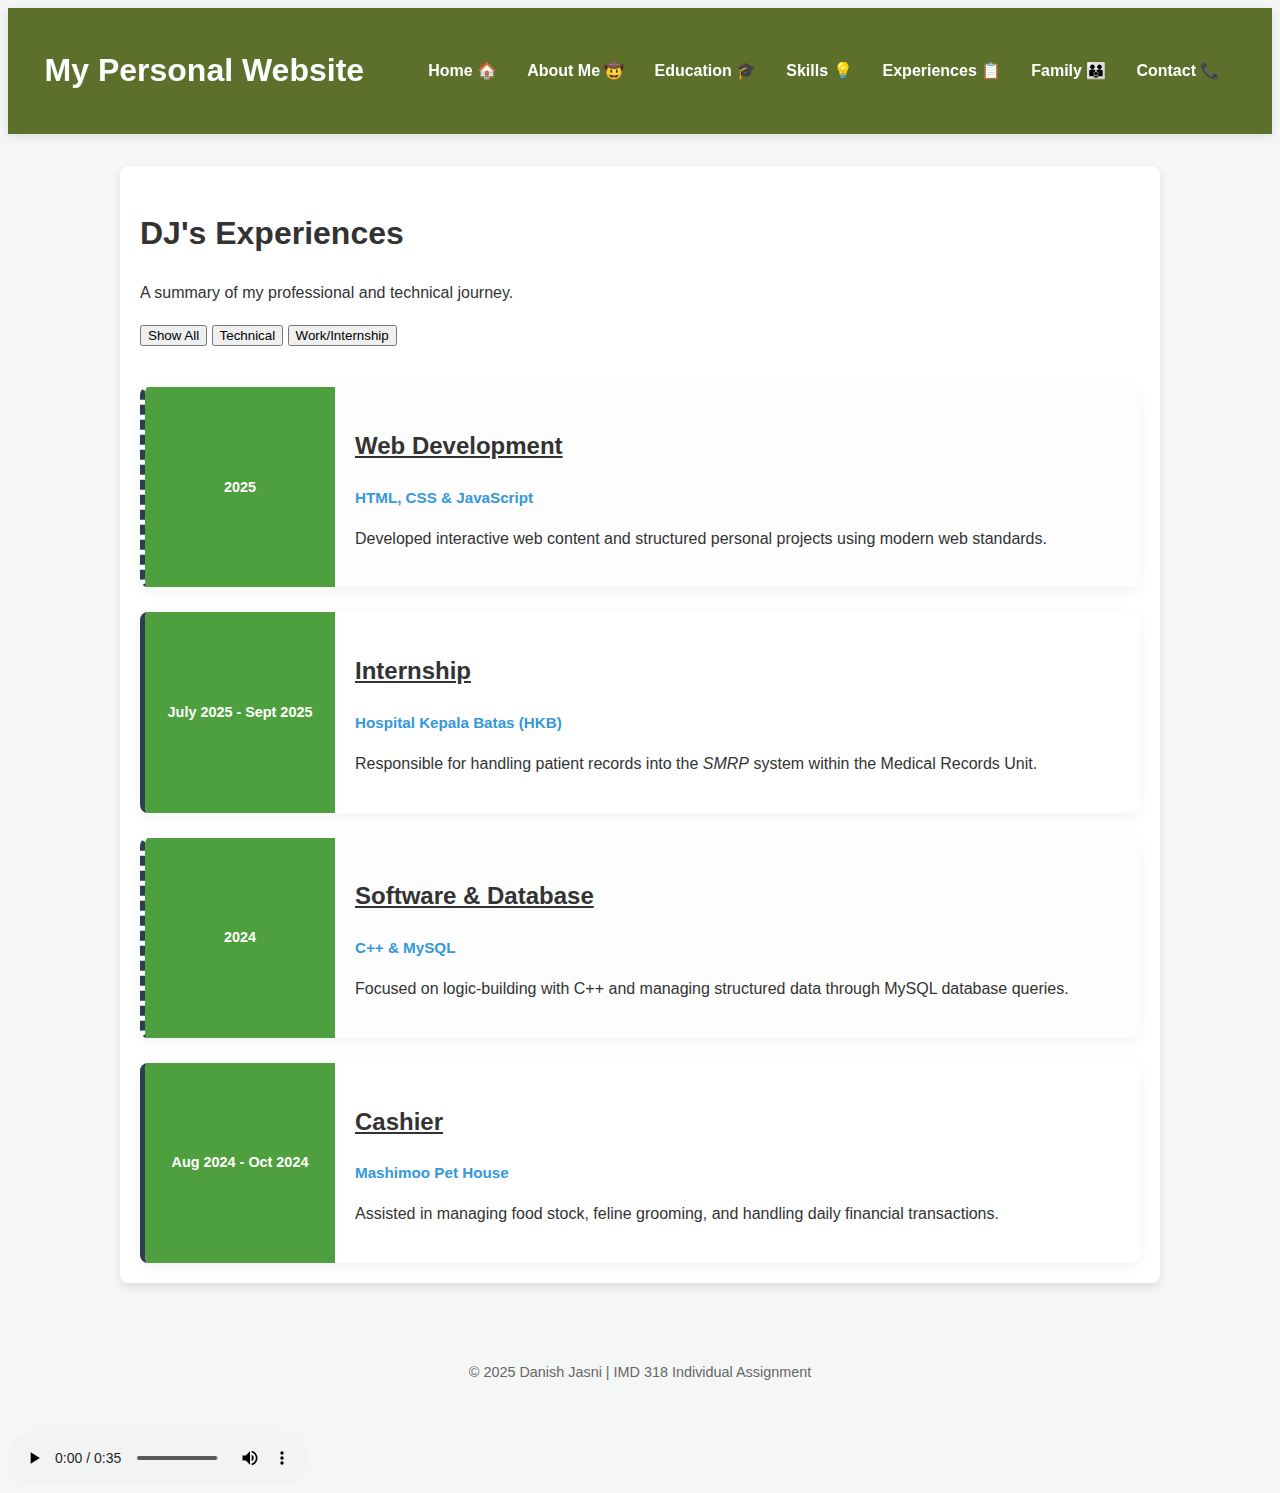
<file: experiences.html>
<html>
<head>
    <meta charset="UTF-8">
    <meta name="viewport" content="width=device-width, initial-scale=1.0">
    <title>Experiences | My Personal Website</title>
    <link rel="stylesheet" href="style.css">
</head>
<body>

    <header>
        <nav>
            <h1><div class="logo">My Personal Website</div></h1>
            <ul>
                <li><a href="index.html">Home &#127968;</a></li>
                <li><a href="about me.html">About Me &#129312;</a></li>
                <li><a href="education.html">Education &#127891;</a></li>
                <li><a href="skills.html">Skills &#128161;</a></li>
                <li><a href="experiences.html">Experiences &#128203;</a></li>
                <li><a href="my family.html">Family &#128106;</a></li>
                <li><a href="contact.html">Contact &#128222;</a></li>
            </ul>
        </nav>
    </header>

   <main>
        <section class="experience-section">
            <h1>DJ's Experiences</h1>
            <p>A summary of my professional and technical journey.</p>

            <div class="filter-container">
                <button class="filter-btn active" onclick="filterSelection('all')">Show All</button>
                <button class="filter-btn" onclick="filterSelection('tech')">Technical</button>
                <button class="filter-btn" onclick="filterSelection('work')">Work/Internship</button>
            </div>

            <div class="experience-container">
                <article class="exp-card tech" data-category="tech">
                    <div class="exp-date">2025</div>
                    <div class="exp-info">
                        <h2><u>Web Development</u></h2>
                        <p class="company">HTML, CSS & JavaScript</p>
                        <p>Developed interactive web content and structured personal projects using modern web standards.</p>
                    </div>
                </article>

                <article class="exp-card" data-category="work">
                    <div class="exp-date">July 2025 - Sept 2025</div>
                    <div class="exp-info">
                        <h2><u>Internship</u></h2>
                        <p class="company">Hospital Kepala Batas (HKB)</p>
                        <p>Responsible for handling patient records into the <i>SMRP</i> system within the Medical Records Unit.</p>
                    </div>
                </article>

                <article class="exp-card tech" data-category="tech">
                    <div class="exp-date">2024</div>
                    <div class="exp-info">
                        <h2><u>Software & Database</u></h2>
                        <p class="company">C++ & MySQL</p>
                        <p>Focused on logic-building with C++ and managing structured data through MySQL database queries.</p>
                    </div>
                </article>

                <article class="exp-card" data-category="work">
                    <div class="exp-date">Aug 2024 - Oct 2024</div>
                    <div class="exp-info">
                        <h2><u>Cashier</u></h2>
                        <p class="company">Mashimoo Pet House</p>
                        <p>Assisted in managing food stock, feline grooming, and handling daily financial transactions.</p>
                    </div>
                </article>
            </div>
        </section>
    </main>

    <footer>
        <p>&copy; 2025 Danish Jasni | IMD 318 Individual Assignment</p>
    </footer>
	
    <audio id="background-audio" autoplay loop controls>
        <source src="Songs/Evergreen.m4a" type="audio/mpeg">
    </audio>
<script src ="JS.js"></script>
</body>
</html>
</file>
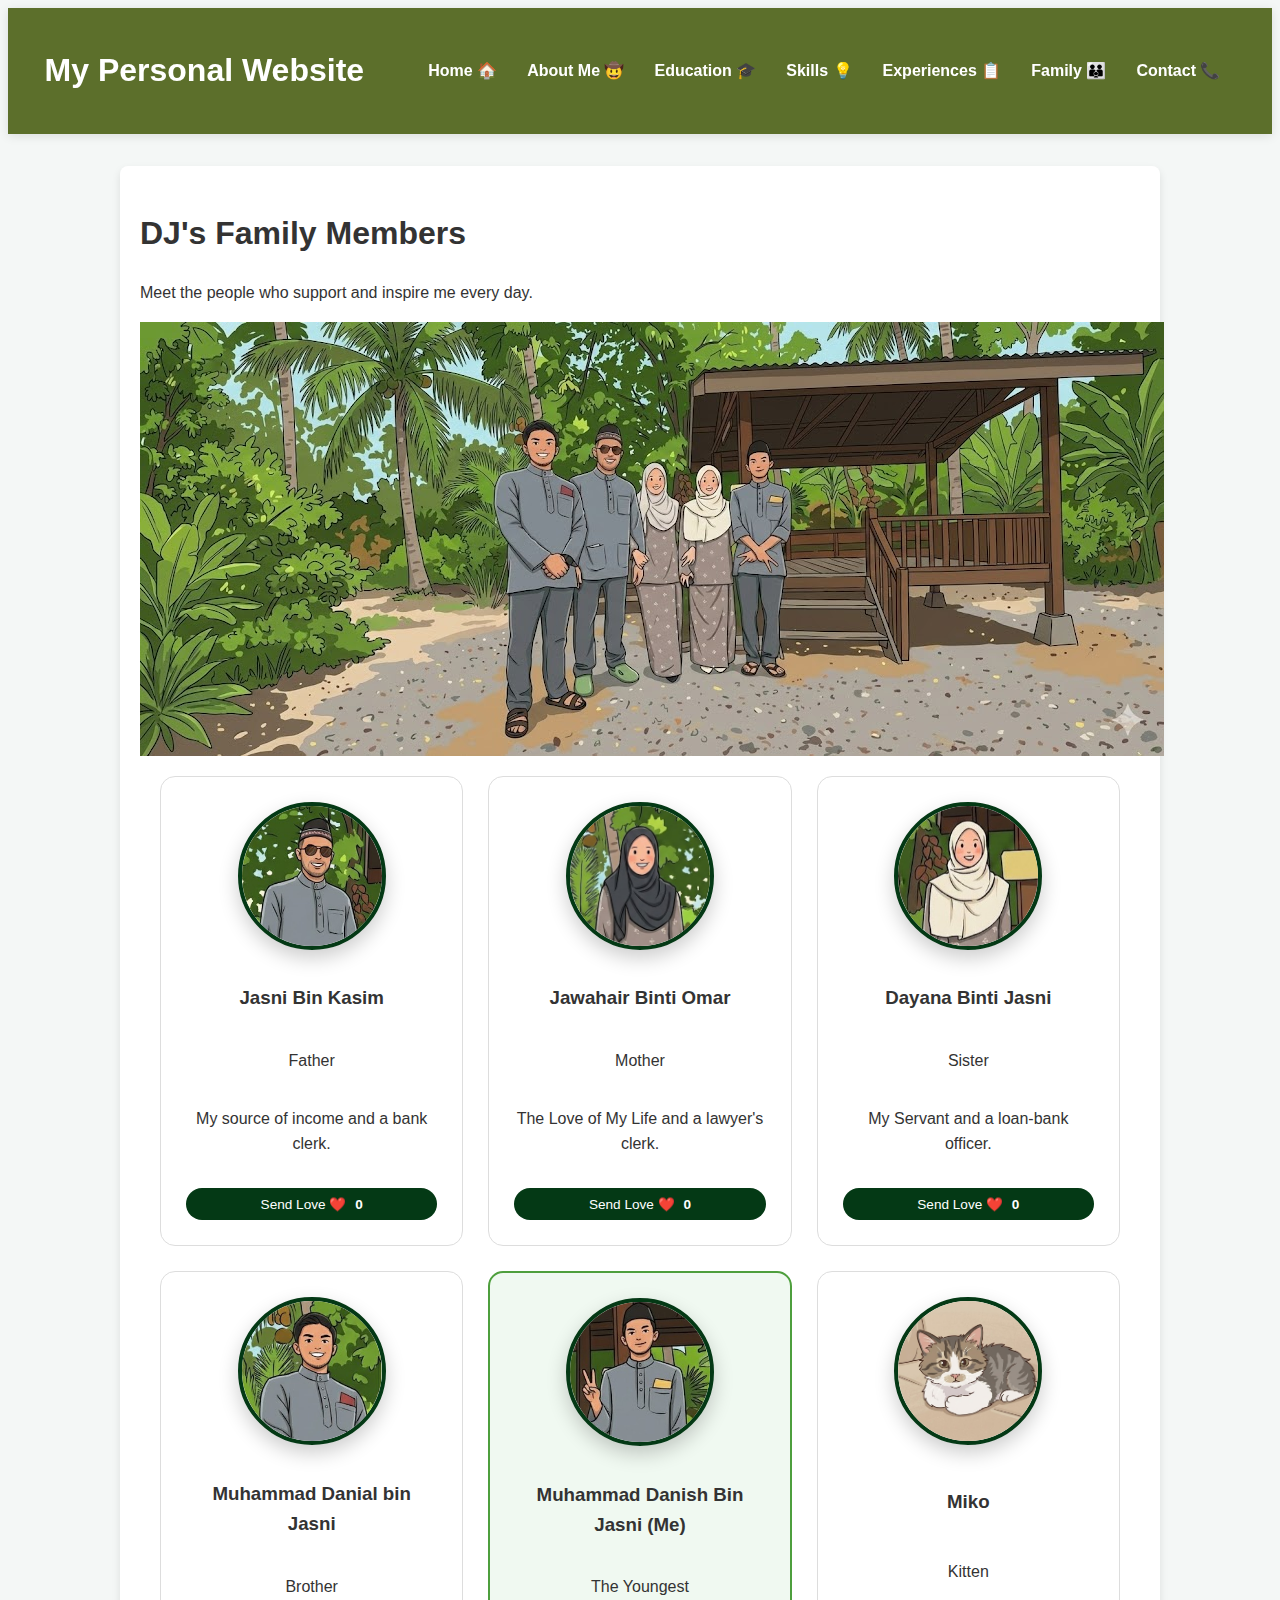
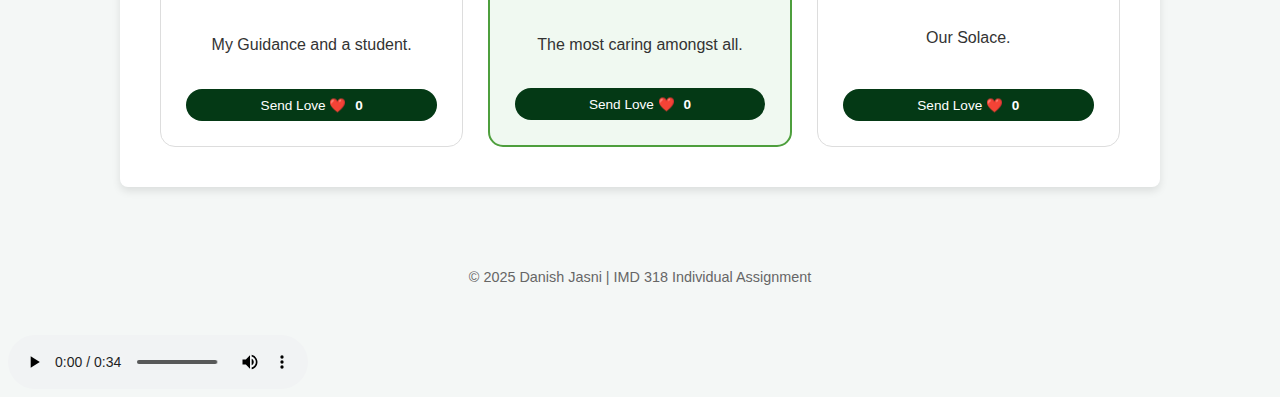
<file: My Family.html>
<html>
<head>
    <meta charset="UTF-8">
    <meta name="viewport" content="width=device-width, initial-scale=1.0">
    <title>My Family | My Personal Website</title>
    <link rel="stylesheet" href="style.css">
</head>
<body>

    <header>
        <nav>
           <h1><div class="logo">My Personal Website</div></h1>
            <ul>
                <li><a href="index.html">Home &#127968;</a></li>
                <li><a href="about me.html">About Me &#129312;</a></li>
                <li><a href="education.html">Education &#127891;</a></li>
                <li><a href="skills.html">Skills &#128161;</a></li>
                <li><a href="experiences.html">Experiences &#128203;</a></li>
                <li><a href="my family.html">Family &#128106;</a></li>
                <li><a href="contact.html">Contact &#128222;</a></li>
            </ul>
        </nav>
    </header>

    <main>
        <section class="family-section">
            <h1>DJ's Family Members</h1>
            <p>Meet the people who support and inspire me every day.</p>

            <div class="main-photo-container">
                <img src="photos/family.jpg" alt="My Family Picture" class="Famili-img">
            </div>

            <div class="family-grid">
                <div class="family-card">
                    <img src="photos/ayah.jpg" alt="Father" class="family-img">
                    <h3>Jasni Bin Kasim</h3>
                    <p class="relation">Father</p>
                    <p>My source of income and a bank clerk.</p>
                    <button class="love-btn" onclick="sendLove(this)">Send Love ❤️ <span class="count">0</span></button>
                </div>

                <div class="family-card">
                    <img src="photos/ibu.jpg" alt="Mother" class="family-img">
                    <h3>Jawahair Binti Omar</h3>
                    <p class="relation">Mother</p>
                    <p>The Love of My Life and a lawyer's clerk.</p>
                    <button class="love-btn" onclick="sendLove(this)">Send Love ❤️ <span class="count">0</span></button>
                </div>

                <div class="family-card">
                    <img src="photos/kakak'.jpg" alt="Sibling" class="family-img">
                    <h3>Dayana Binti Jasni</h3>
                    <p class="relation">Sister</p>
                    <p>My Servant and a loan-bank officer.</p>
                    <button class="love-btn" onclick="sendLove(this)">Send Love ❤️ <span class="count">0</span></button>
                </div>
                
                <div class="family-card">
                    <img src="photos/abang.jpg" alt="Sibling" class="family-img">
                    <h3>Muhammad Danial bin Jasni</h3>
                    <p class="relation">Brother</p>
                    <p>My Guidance and a student.</p>
                    <button class="love-btn" onclick="sendLove(this)">Send Love ❤️ <span class="count">0</span></button>
                </div>
                
                <div class="family-card highlight-me">
                    <img src="photos/me.jpg" alt="Me" class="family-img">
                    <h3>Muhammad Danish Bin Jasni (Me)</h3>
                    <p class="relation">The Youngest</p>
                    <p>The most caring amongst all.</p>
                    <button class="love-btn" onclick="sendLove(this)">Send Love ❤️ <span class="count">0</span></button>
                </div>
				
				<div class="family-card">
                    <img src="photos/Miko.jpg" alt="Sibling" class="family-img">
                    <h3>Miko</h3>
                    <p class="relation">Kitten</p>
                    <p>Our Solace.</p>
                    <button class="love-btn" onclick="sendLove(this)">Send Love ❤️ <span class="count">0</span></button>
                </div>
				
            </div>
        </section>
    </main>

    <footer>
        <p>&copy; 2025 Danish Jasni | IMD 318 Individual Assignment</p>
    </footer>
    
    <audio id="background-audio" autoplay loop controls>
        <source src="Songs/Is This How Love Feels Like.m4a" type="audio/mpeg">
    </audio>
<script src ="JS.js"></script>
</body>
</html>
</file>
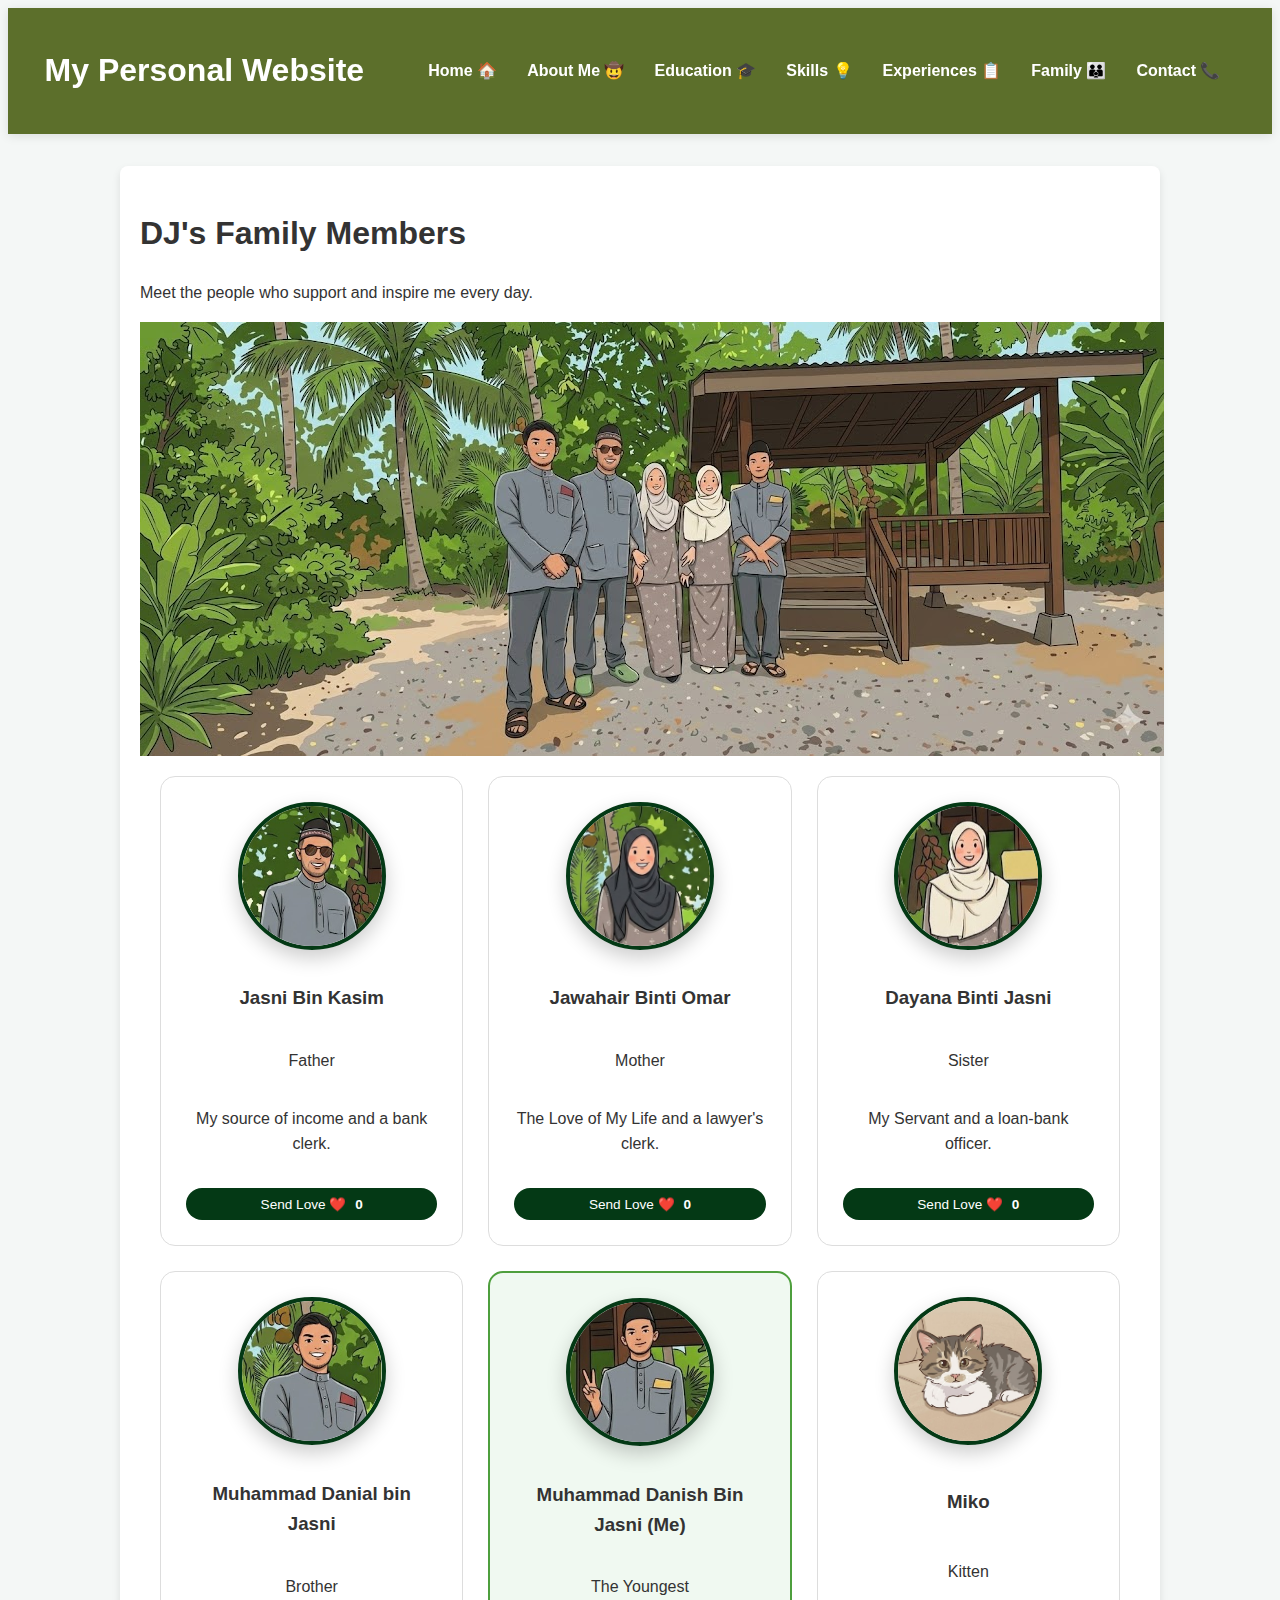
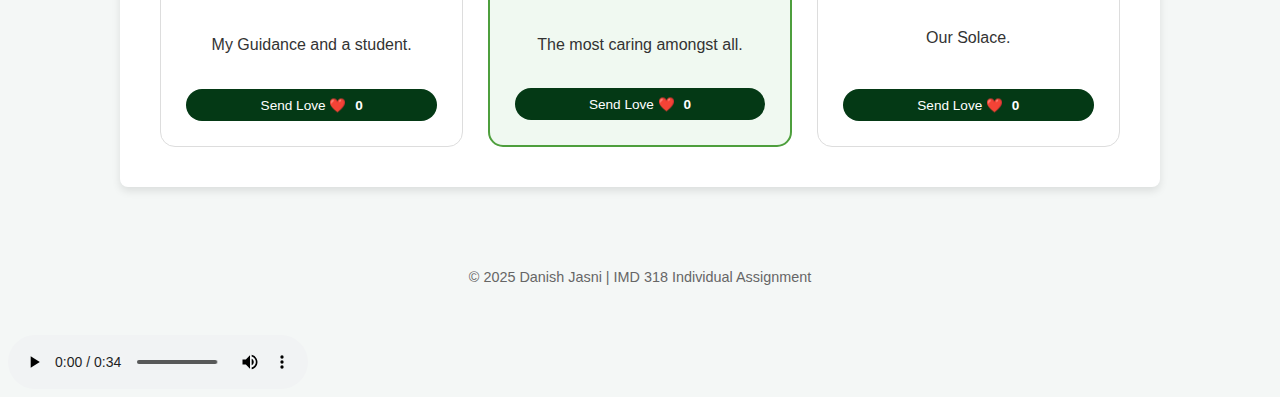
<file: my family.html>
<html>
<head>
    <meta charset="UTF-8">
    <meta name="viewport" content="width=device-width, initial-scale=1.0">
    <title>My Family | My Personal Website</title>
    <link rel="stylesheet" href="style.css">
</head>
<body>

    <header>
        <nav>
           <h1><div class="logo">My Personal Website</div></h1>
            <ul>
                <li><a href="index.html">Home &#127968;</a></li>
                <li><a href="about me.html">About Me &#129312;</a></li>
                <li><a href="education.html">Education &#127891;</a></li>
                <li><a href="skills.html">Skills &#128161;</a></li>
                <li><a href="experiences.html">Experiences &#128203;</a></li>
                <li><a href="my family.html">Family &#128106;</a></li>
                <li><a href="contact.html">Contact &#128222;</a></li>
            </ul>
        </nav>
    </header>

    <main>
        <section class="family-section">
            <h1>DJ's Family Members</h1>
            <p>Meet the people who support and inspire me every day.</p>

            <div class="main-photo-container">
                <img src="photos/family.jpg" alt="My Family Picture" class="Famili-img">
            </div>

            <div class="family-grid">
                <div class="family-card">
                    <img src="photos/ayah.jpg" alt="Father" class="family-img">
                    <h3>Jasni Bin Kasim</h3>
                    <p class="relation">Father</p>
                    <p>My source of income and a bank clerk.</p>
                    <button class="love-btn" onclick="sendLove(this)">Send Love ❤️ <span class="count">0</span></button>
                </div>

                <div class="family-card">
                    <img src="photos/ibu.jpg" alt="Mother" class="family-img">
                    <h3>Jawahair Binti Omar</h3>
                    <p class="relation">Mother</p>
                    <p>The Love of My Life and a lawyer's clerk.</p>
                    <button class="love-btn" onclick="sendLove(this)">Send Love ❤️ <span class="count">0</span></button>
                </div>

                <div class="family-card">
                    <img src="photos/kakak'.jpg" alt="Sibling" class="family-img">
                    <h3>Dayana Binti Jasni</h3>
                    <p class="relation">Sister</p>
                    <p>My Servant and a loan-bank officer.</p>
                    <button class="love-btn" onclick="sendLove(this)">Send Love ❤️ <span class="count">0</span></button>
                </div>
                
                <div class="family-card">
                    <img src="photos/abang.jpg" alt="Sibling" class="family-img">
                    <h3>Muhammad Danial bin Jasni</h3>
                    <p class="relation">Brother</p>
                    <p>My Guidance and a student.</p>
                    <button class="love-btn" onclick="sendLove(this)">Send Love ❤️ <span class="count">0</span></button>
                </div>
                
                <div class="family-card highlight-me">
                    <img src="photos/me.jpg" alt="Me" class="family-img">
                    <h3>Muhammad Danish Bin Jasni (Me)</h3>
                    <p class="relation">The Youngest</p>
                    <p>The most caring amongst all.</p>
                    <button class="love-btn" onclick="sendLove(this)">Send Love ❤️ <span class="count">0</span></button>
                </div>
				
				<div class="family-card">
                    <img src="photos/Miko.jpg" alt="Sibling" class="family-img">
                    <h3>Miko</h3>
                    <p class="relation">Kitten</p>
                    <p>Our Solace.</p>
                    <button class="love-btn" onclick="sendLove(this)">Send Love ❤️ <span class="count">0</span></button>
                </div>
				
            </div>
        </section>
    </main>

    <footer>
        <p>&copy; 2025 Danish Jasni | IMD 318 Individual Assignment</p>
    </footer>
    
    <audio id="background-audio" autoplay loop controls>
        <source src="Songs/Is This How Love Feels Like.m4a" type="audio/mpeg">
    </audio>
<script src ="JS.js"></script>
</body>
</html>
</file>
<file: style.css>
Index
{
    margin: 0;
    padding: 0;
    box-sizing: border-box;
}

body {
    font-family: 'Segoe UI', Tahoma, Geneva, Verdana, sans-serif;
    line-height: 1.6;
    color: #333;
    background-color: #f4f4f4;
}

/* Navigation Styling */
header {
    background: #5C6F2B;
    color: #fff;
    padding: 1rem 0;
    position: sticky;
    top: 0;
    z-index: 1000; 
    box-shadow: 0 2px 10px rgba(0,0,0,0.1); 
}

nav {
    display: flex;
    justify-content: space-around;
    align-items: center;
    max-width: 1200px;
    margin: auto;
}

nav ul {
    display: flex;
    list-style: none;
}

nav ul li {
    margin: 0 15px;
}

nav ul li a {
    color: #fff;
    text-decoration: none;
    font-weight: bold;
    position: relative; 
    padding: 5px 0;
    transition: color 0.3s ease-in-out; 
}


nav ul li a::after {
    content: '';
    position: absolute;
    width: 100%;
    transform: scaleX(0); 
    height: 2px;
    bottom: 0;
    left: 0;
    background-color: orange;
    transform-origin: bottom right;
    transition: transform 0.3s ease-out; 
}


nav ul li a:hover {
    color: #3498db;
}

nav ul li a:hover::after {
    transform: scaleX(1); 
    transform-origin: bottom left;
}

nav ul li a.active {
    color: #3498db;
}
nav ul li a.active::after {
    transform: scaleX(1);
}

main {
    max-width: 1000px;
    margin: 2rem auto;
    padding: 20px;
    background: #fff;
    border-radius: 8px;
    box-shadow: 0 4px 8px rgba(0,0,0,0.1);
}

.hero {
    text-align: center;
}

.profile-img {
    width: 200px;
    border-radius: 50%;
    margin-top: 20px;
    border: 5px solid #2c3e50;
}
.semester-container {
    margin-top: 30px;
    padding: 20px;
}

.semester-container h3 {
    margin-bottom: 20px;
    color: #2c3e50;
}

.semester-grid {
    display: flex;
    justify-content: center;
    gap: 15px;
    flex-wrap: wrap; 
}

.sem-box {
    display: inline-block;
    padding: 15px 25px;
    background-color: #ffffff;
    color: #3498db;
    text-decoration: none;
    border: 2px solid #3498db;
    border-radius: 8px;
    font-weight: bold;
    transition: all 0.3s ease;
    min-width: 120px;
    text-align: center;
}

.sem-box:hover {
    background-color: tomato;
    color: black;
    transform: translateY(-3px);
    box-shadow: 0 4px 8px rgba(0,0,0,0.1);
}
footer {
    text-align: center;
    padding: 2rem;
    font-size: 0.9rem;
    color: #666;
}

.semester-grid {
    display: grid;
    grid-template-columns: repeat(auto-fit, minmax(120px, 1fr));
    gap: 15px;
    margin-top: 20px;
    max-width: 800px;
    margin-left: auto;
    margin-right: auto;
}

.sem-box {
    background-color: #2c3e50;
    color: white;
    padding: 20px;
    text-decoration: none;
    border-radius: 10px;
    font-weight: bold;
    transition: all 0.3s ease;
    border: 2px solid transparent;
}

About me

/* Photo Gallery Layout */
.photo-gallery {
    display: flex;
    flex-direction: column;
    align-items: center;
    gap: 10px;
    margin-bottom: 20px;
}

.about-img {
    border: 4px solid #fff;
    border-radius: 10px;
    box-shadow: 0 4px 10px rgba(0,0,0,0.2);
    transition: all 0.4s cubic-bezier(0.175, 0.885, 0.32, 1.275);
    cursor: pointer;
    object-fit: cover;
}

.main-img {
    width: 180px;
    height: 180px;
}

.extra-img {
    width: 120px;
    height: 120px;
    opacity: 0.8;
}

.about-img:hover {
    transform: scale(1.15) rotate(2deg);
    opacity: 1;
    z-index: 10;
    box-shadow: 0 10px 20px rgba(52, 152, 219, 0.4);
    border-color: #27391C;
}

.content-box {
    background: Red;
    padding: 25px;
    margin-bottom: 20px;
    border-radius: 15px;
    border-left: 5px solid #2c3e50;
    transition: transform 0.3s ease, border-color 0.3s ease;
}

.content-box:hover {
    transform: translateX(10px);
    border-left-color: #3498db;
    background-color: #f9f9f9;
}
.about-container {
    display: flex;
    max-width: 1100px;
    margin: 40px auto;
    gap: 40px;
    padding: 20px;
    align-items: flex-start;
}

.profile-card {
    flex: 1;
    background: #8BAE66;
    color: #9CAB84;
    padding: 30px;
    border-radius: 15px;
    text-align: center;
    box-shadow: 0 10px 20px rgba(0,0,0,0.1);
    position: sticky;
    top: 100px;
    transition: transform 0.3s ease;
}

.profile-card:hover {
    transform: translateY(-5px);
}

.profile-img {
    width: 150px;
    height: 150px;
    border-radius: 50%;
    border: 5px solid #1F7D53;
    margin-bottom: 20px;
    object-fit: cover;
    transition: transform 0.5s ease;
}

.profile-img:hover {
    transform: rotate(5deg) scale(1.1);
}
.about-content {
    flex: 2;
}

.content-box {
    background: white;
    padding: 25px;
    margin-bottom: 20px;
    border-radius: 10px;
    box-shadow: 0 4px 6px rgba(0,0,0,0.05);
    border-left: 4px solid #3498db;
    transition: all 0.3s ease;
}

.content-box:hover {
    transform: scale(1.02);
    box-shadow: 0 8px 15px rgba(0,0,0,0.1);
    background-color: #BBE0EF;
}

.hobby-list {
    list-style: none;
    padding-left: 0;
}

.hobby-list li {
    padding: 10px 0;
    border-bottom: 1px solid #eee;
}

.hobby-list li:last-child { border: none; }

@media screen and (max-width: 850px) {
    .about-container {
        flex-direction: column;
    }
    .profile-card {
        position: static;
        width: 100%;
    }
}

:root {
    --bg-color: #f4f7f6;
    --text-color: #333;
    --card-bg: #ffffff;
    --accent-color: #3498db;
}

.dark-theme {
    --bg-color: #1a1a1a;
    --text-color: #f4f7f6;
    --card-bg: #2c2c2c;
    --accent-color: #e67e22;
}

body {
    background-color: var(--bg-color);
    color: var(--text-color);
    transition: all 0.4s ease;
    font-family: Arial, sans-serif;
}

.about-container {
    display: flex;
    gap: 30px;
    padding: 20px;
    max-width: 1100px;
    margin: auto;
}

.profile-card, .content-box {
    background: var(--card-bg);
    border-radius: 15px;
    padding: 20px;
    box-shadow: 0 4px 10px rgba(0,0,0,0.1);
}

.theme-btn, .fact-btn {
    padding: 10px 20px;
    border-radius: 20px;
    border: none;
    background: var(--accent-color);
    color: white;
    cursor: pointer;
    font-weight: bold;
    transition: transform 0.2s;
}

.theme-btn:hover, .fact-btn:hover {
    transform: scale(1.05);
}

#fact-text {
    font-style: italic;
    margin: 15px 0;
    min-height: 40px;
    transition: opacity 0.3s;
}

Education
/* Search Bar Design */
.search-container {
    margin-bottom: 20px;
    text-align: center;
}

#eduSearch {
    width: 60%;
    padding: 12px 20px;
    border: 2px solid #D8C9A7;
    border-radius: 25px;
    outline: none;
    transition: border-color 0.3s;
    font-size: 1rem;
}

#eduSearch:focus {
    border-color: #2c3e50;
    box-shadow: 0 0 8px rgba(0,0,0,0.1);
}

.education-table {
    width: 100%;
    border-collapse: collapse;
    margin-top: 20px;
    background-color: #fff;
    box-shadow: 0 4px 10px rgba(0,0,0,0.05);
}

.education-table th, .education-table td {
    padding: 15px;
    border: 1px solid #eee;
    text-align: center;
    vertical-align: middle;
}

.education-table th {
    background-color: #D8C9A7;
    color: black;
    text-transform: uppercase;
    font-size: 0.9rem;
}

.education-table tr {
    cursor: pointer;
    transition: background-color 0.3s;
}

.education-table tr:hover {
    background-color: #f1f1f1;
}

.active-row {
    background-color: #A8BBA3 !important;
    border-left: 5px solid #2c3e50;
}

.edu-img {
    width: 180px;
    height: 120px;
    object-fit: cover;
    border-radius: 8px;
    border: 3px solid #f0f0f0;
    transition: transform 0.3s ease, border-color 0.3s ease;
    display: block;
    margin: 0 auto;
}

.edu-img:hover {
    transform: scale(1.1);
    border-color: #2c3e50;
}

@media screen and (max-width: 600px) {
    .edu-img {
        width: 120px;
        height: 80px;
    }
    #eduSearch {
        width: 90%;
    }
}
Skills
/* Skills Layout */
.skills-wrapper {
    display: flex;
    gap: 40px;
    max-width: 1000px;
    margin: 30px auto;
}

.skills-container {
    flex: 1;
    background: white;
    padding: 25px;
    border-radius: 12px;
    box-shadow: 0 5px 15px rgba(0,0,0,0.05);
}

.skill-item {
    margin-bottom: 20px;
    cursor: pointer;
}

.skill-item p {
    font-weight: bold;
    margin-bottom: 8px;
    color: #2c3e50;
}

.progress-bar {
    background: #e0e0e0;
    border-radius: 20px;
    overflow: hidden;
    height: 25px;
}

.progress {
    background: linear-gradient(90deg, #3498db, #2c3e50);
    height: 100%;
    color: white;
    text-align: right;
    padding-right: 15px;
    line-height: 25px;
    font-size: 12px;
    width: 0%; 
    transition: width 1.5s ease-in-out; 
}

.soft-skill .progress {
    background: linear-gradient(90deg, #27ae60, #2c3e50);
}

.controls {
    margin-top: 30px;
    text-align: center;
}

.reset-btn {
    background: #2c3e50;
    color: white;
    border: none;
    padding: 12px 25px;
    border-radius: 25px;
    font-weight: bold;
    cursor: pointer;
    transition: all 0.3s ease;
}

.reset-btn:hover {
    background: #3498db;
    transform: scale(1.1);
}

Experiences
.experience-section {
    max-width: 900px;
    margin: 50px auto;
    padding: 0 20px;
    text-align: center;
}

.experience-container {
    display: flex;
    flex-direction: column;
    gap: 25px;
    margin-top: 40px;
}

.exp-card {
    display: flex;
    background: #fff;
    border-left: 5px solid #2c3e50; 
    border-radius: 8px;
    overflow: hidden;
    box-shadow: 0 4px 15px rgba(0,0,0,0.05);
    transition: all 0.3s cubic-bezier(0.25, 0.8, 0.25, 1);
    text-align: left;
}

.exp-card:hover {
    transform: translateX(10px); 
    box-shadow: 0 10px 25px rgba(0,0,0,0.15);
    border-left-color: #27391C; 
}

.exp-card.tech {
    background: #fdfdfd;
    border-left-style: dashed;
}

.exp-date {
    background: #4E9F3D;
    color: #fff;
    padding: 20px;
    min-width: 150px;
    display: flex;
    align-items: center;
    justify-content: center;
    font-weight: bold;
    font-size: 0.9rem;
    transition: background 0.3s ease;
}

.exp-card:hover .exp-date {
    background: #27391C;
}

.exp-info {
    padding: 20px;
}

.exp-info h3 {
    margin-bottom: 5px;
    color: #2c3e50;
}

.company {
    color: #3498db;
    font-weight: bold;
    margin-bottom: 10px;
    font-size: 0.95rem;
}

@media (max-width: 600px) {
    .exp-card {
        flex-direction: column;
    }
    .exp-date {
        padding: 10px;
    }
}

Family
.main-photo-container {
    text-align: center;
    margin-bottom: 30px;
}

.Family-img {
    max-width: 80%;
    border-radius: 15px;
    box-shadow: 0 8px 20px rgba(0,0,0,0.2);
    border: 5px solid #043915;
}

.family-grid {
    display: grid;
    grid-template-columns: repeat(auto-fit, minmax(250px, 1fr));
    gap: 25px;
    padding: 20px;
    max-width: 1200px;
    margin: 0 auto;
}

.family-card {
    background: #fff;
    border: 1px solid #ddd;
    padding: 25px;
    text-align: center;
    border-radius: 15px;
    transition: all 0.3s ease;
    display: flex;
    flex-direction: column;
    justify-content: space-between;
}

.family-card:hover {
    transform: translateY(-10px);
    box-shadow: 0 10px 20px rgba(0,0,0,0.15);
    border-color: #043915;
}

.highlight-me {
    background-color: #f0f9f1;
    border: 2px solid #4E9F3D;
}

.love-btn {
    margin-top: 15px;
    background-color: #043915;
    color: white;
    border: none;
    padding: 8px 15px;
    border-radius: 20px;
    cursor: pointer;
    font-size: 0.85rem;
    transition: all 0.2s;
}

.love-btn:hover {
    background-color: #c0392b; 
    transform: scale(1.05);
}

.count {
    font-weight: bold;
    margin-left: 5px;
}

.family-img {
    width: 140px;
    height: 140px;
    object-fit: cover;
    border-radius: 50%;
    margin: 0 auto 15px auto;
    border: 4px solid #043915;
}
Contact
/* Contact Page Specific Styles */
.contact-container {
    max-width: 1000px;
    margin: 40px auto;
    padding: 20px;
}

.contact-header {
    text-align: center;
    margin-bottom: 40px;
}

.contact-wrapper {
    display: flex;
    gap: 50px;
    background: #fff;
    padding: 30px;
    border-radius: 15px;
    box-shadow: 0 10px 30px rgba(0,0,0,0.1);
}

.contact-form {
    flex: 2; 
}

.contact-info {
    flex: 1; 
    background: #f8f9fa;
    padding: 20px;
    border-radius: 10px;
}

.form-group {
    margin-bottom: 20px;
}

.form-group label {
    display: block;
    margin-bottom: 5px;
    font-weight: bold;
    color: #2c3e50;
}

.form-group input, .form-group textarea {
    width: 100%;
    padding: 12px;
    border: 1px solid #ddd;
    border-radius: 5px;
    font-size: 1rem;
}

.submit-btn {
    background: #2c3e50;
    color: white;
    padding: 12px 25px;
    border: none;
    border-radius: 5px;
    cursor: pointer;
    font-weight: bold;
    transition: background 0.3s;
}

.submit-btn:hover {
    background: #3498db;
}

.social-links {
    display: flex;
    flex-direction: column;
    gap: 10px;
    margin-top: 15px;
}

.social-btn {
    text-decoration: none;
    color: white;
    padding: 10px;
    text-align: center;
    border-radius: 5px;
    font-weight: bold;
    transition: opacity 0.3s;
}

.ig { background: #e1306c; }
.li { background: #0077b5; }

.social-btn:hover {
    opacity: 0.8;
}

@media screen and (max-width: 768px) {
    .contact-wrapper {
        flex-direction: column;
    }
}

.social-links {
    display: flex;
    flex-wrap: wrap;
    gap: 30px;
    justify-content: center;
    margin-top: 20px;
}

.social-item {
    display: flex;
    flex-direction: column;
    align-items: center;
    gap: 10px;
}

.qr-code {
    width: 150px;           
    height: 150px;          
    padding: 10px;
    background-color: #fff;
    border: 1px solid #ddd;
    border-radius: 8px;
    box-shadow: 0 4px 8px rgba(0,0,0,0.1);
    transition: transform 0.3s ease, box-shadow 0.3s ease;
}

.qr-code:hover {
    transform: scale(1.1);   
    box-shadow: 0 8px 16px rgba(0,0,0,0.2);
    border-color: #3498db;
    cursor: pointer;
}

.social-btn {
    text-decoration: none;
    color: white;
    padding: 8px 15px;
    border-radius: 5px;
    font-weight: bold;
    width: 150px;           
    text-align: center;
}

.ig { background-color: #e1306c; }
.li { background-color: #0077b5; }

.popup-overlay {
    position: fixed;
    top: 0;
    left: 0;
    width: 100%;
    height: 100%;
    background: rgba(0, 0, 0, 0.7);
    backdrop-filter: blur(4px);
    display: none; 
    justify-content: center;
    align-items: center;
    z-index: 9999;
}

.popup-content {
    background: #fff;
    padding: 30px;
    border-radius: 15px;
    text-align: center;
    max-width: 350px;
    box-shadow: 0 10px 30px rgba(0,0,0,0.5);
    animation: slideUp 0.4s ease;
}

@keyframes slideUp {
    from { transform: translateY(50px); opacity: 0; }
    to { transform: translateY(0); opacity: 1; }
}

.popup-check {
    font-size: 50px;
    color: #27ae60;
    display: block;
    margin-bottom: 10px;
}

.popup-close {
    margin-top: 20px;
    padding: 10px 25px;
    background: #2c3e50;
    color: white;
    border: none;
    border-radius: 5px;
    cursor: pointer;
    font-weight: bold;
}

.popup-close:hover {
    background: #3498db;
}

Semester's Gallery
.gallery-section {
    max-width: 1200px;
    margin: 40px auto;
    padding: 0 20px;
    text-align: center;
}

.gallery-grid {
    display: grid;
    
    grid-template-columns: repeat(auto-fit, minmax(250px, 1fr));
    gap: 25px;
    margin-top: 30px;
}

.gallery-item {
    background: #fff;
    border-radius: 10px;
    overflow: hidden;
    box-shadow: 0 4px 15px rgba(0,0,0,0.1);
    transition: transform 0.3s ease;
    margin: 0; 
}

.gallery-item:hover {
    transform: scale(1.05); 
}

.gallery-item img {
    width: 100%;
    height: 200px;
    object-fit: cover; 
    display: block;
}

.gallery-item figcaption {
    padding: 15px;
    font-size: 0.95rem;
    color: #555;
    line-height: 1.4;
    border-top: 1px solid #eee;
}
.gallery-item video {
    width: 100%;
    height: 200px;      
    object-fit: cover;   
    display: block;
    background-color: #000; 
}

.modal {
    display: none; 
    position: fixed;
    z-index: 1000;
    padding-top: 100px;
    left: 0;
    top: 0;
    width: 100%;
    height: 100%;
    overflow: auto;
    background-color: rgba(0,0,0,0.9); 
}

.modal-content {
    margin: auto;
    display: block;
    width: 80%;
    max-width: 700px;
    border-radius: 10px;
    animation: zoom 0.6s;
}

@keyframes zoom {
    from {transform:scale(0)} 
    to {transform:scale(1)}
}

.close-modal {
    position: absolute;
    top: 50px;
    right: 35px;
    color: #f1f1f1;
    font-size: 40px;
    font-weight: bold;
    transition: 0.3s;
    cursor: pointer;
}

.close-modal:hover {
    color: #bbb;
}

#caption {
    margin: auto;
    display: block;
    width: 80%;
    max-width: 700px;
    text-align: center;
    color: #ccc;
    padding: 10px 0;
    height: 150px;
}

.gallery-item {
    cursor: pointer; 
}
</file>
